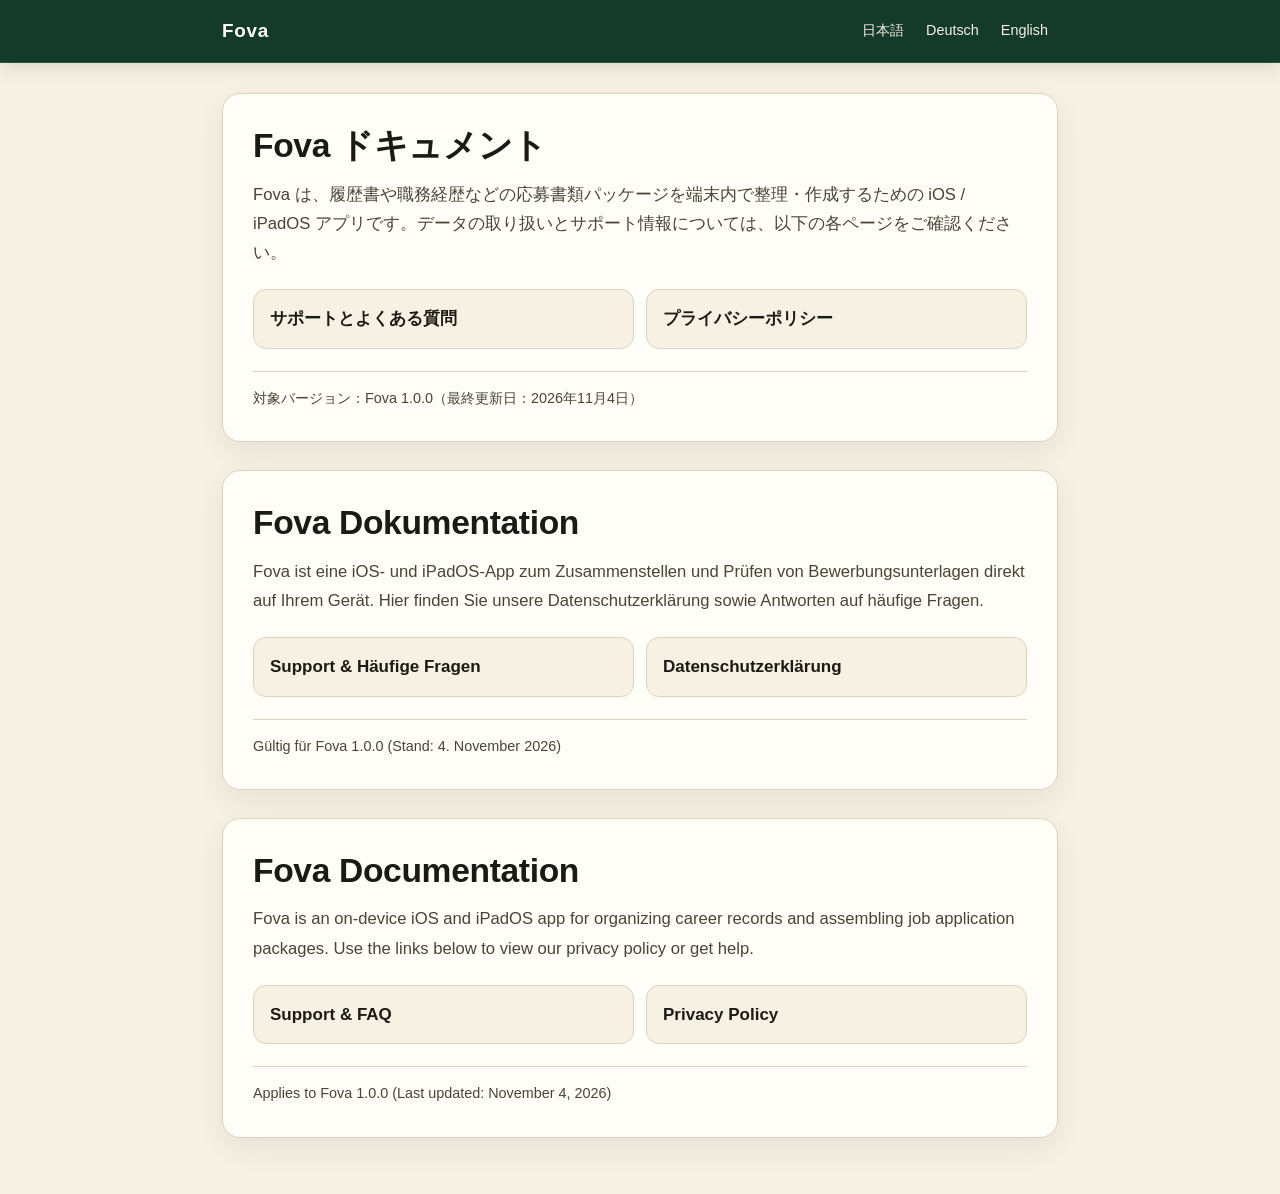
<file: index.html>
<!doctype html>
<html lang="en">
<head>
<meta charset="utf-8">
<meta name="viewport" content="width=device-width, initial-scale=1">
<title>Fova Support &amp; Privacy Policy</title>
<meta name="description" content="Support information and privacy policy for Fova (version 1.0.0), the on-device job application dossier app.">
<meta name="color-scheme" content="light dark">
<link rel="stylesheet" href="assets/style.css">
<link rel="canonical" href="https://louisen0o0.github.io/fova-support/">
</head>
<body>
<header class="site-head">
  <div class="wrap head-inner">
    <a class="brand" href="./">Fova</a>
    <nav class="lang-nav"><a href="#ja" lang="ja" hreflang="ja">日本語</a><a href="#de" lang="de" hreflang="de">Deutsch</a><a href="#en" lang="en" hreflang="en">English</a></nav>
  </div>
</header>
<main class="wrap">
<section class="intro-card" id="ja" lang="ja"><h1>Fova ドキュメント</h1><p class="lead">Fova は、履歴書や職務経歴などの応募書類パッケージを端末内で整理・作成するための iOS / iPadOS アプリです。データの取り扱いとサポート情報については、以下の各ページをご確認ください。</p><div class="link-grid"><a class="link-card" href="support/#ja"><span>サポートとよくある質問</span></a><a class="link-card" href="privacy/#ja"><span>プライバシーポリシー</span></a></div><p class="note">対象バージョン：Fova 1.0.0（最終更新日：2026年11月4日）</p></section><section class="intro-card" id="de" lang="de"><h1>Fova Dokumentation</h1><p class="lead">Fova ist eine iOS- und iPadOS-App zum Zusammenstellen und Prüfen von Bewerbungsunterlagen direkt auf Ihrem Gerät. Hier finden Sie unsere Datenschutzerklärung sowie Antworten auf häufige Fragen.</p><div class="link-grid"><a class="link-card" href="support/#de"><span>Support &amp; Häufige Fragen</span></a><a class="link-card" href="privacy/#de"><span>Datenschutzerklärung</span></a></div><p class="note">Gültig für Fova 1.0.0 (Stand: 4. November 2026)</p></section><section class="intro-card" id="en" lang="en"><h1>Fova Documentation</h1><p class="lead">Fova is an on-device iOS and iPadOS app for organizing career records and assembling job application packages. Use the links below to view our privacy policy or get help.</p><div class="link-grid"><a class="link-card" href="support/#en"><span>Support &amp; FAQ</span></a><a class="link-card" href="privacy/#en"><span>Privacy Policy</span></a></div><p class="note">Applies to Fova 1.0.0 (Last updated: November 4, 2026)</p></section></main>
</body>
</html>
</file>
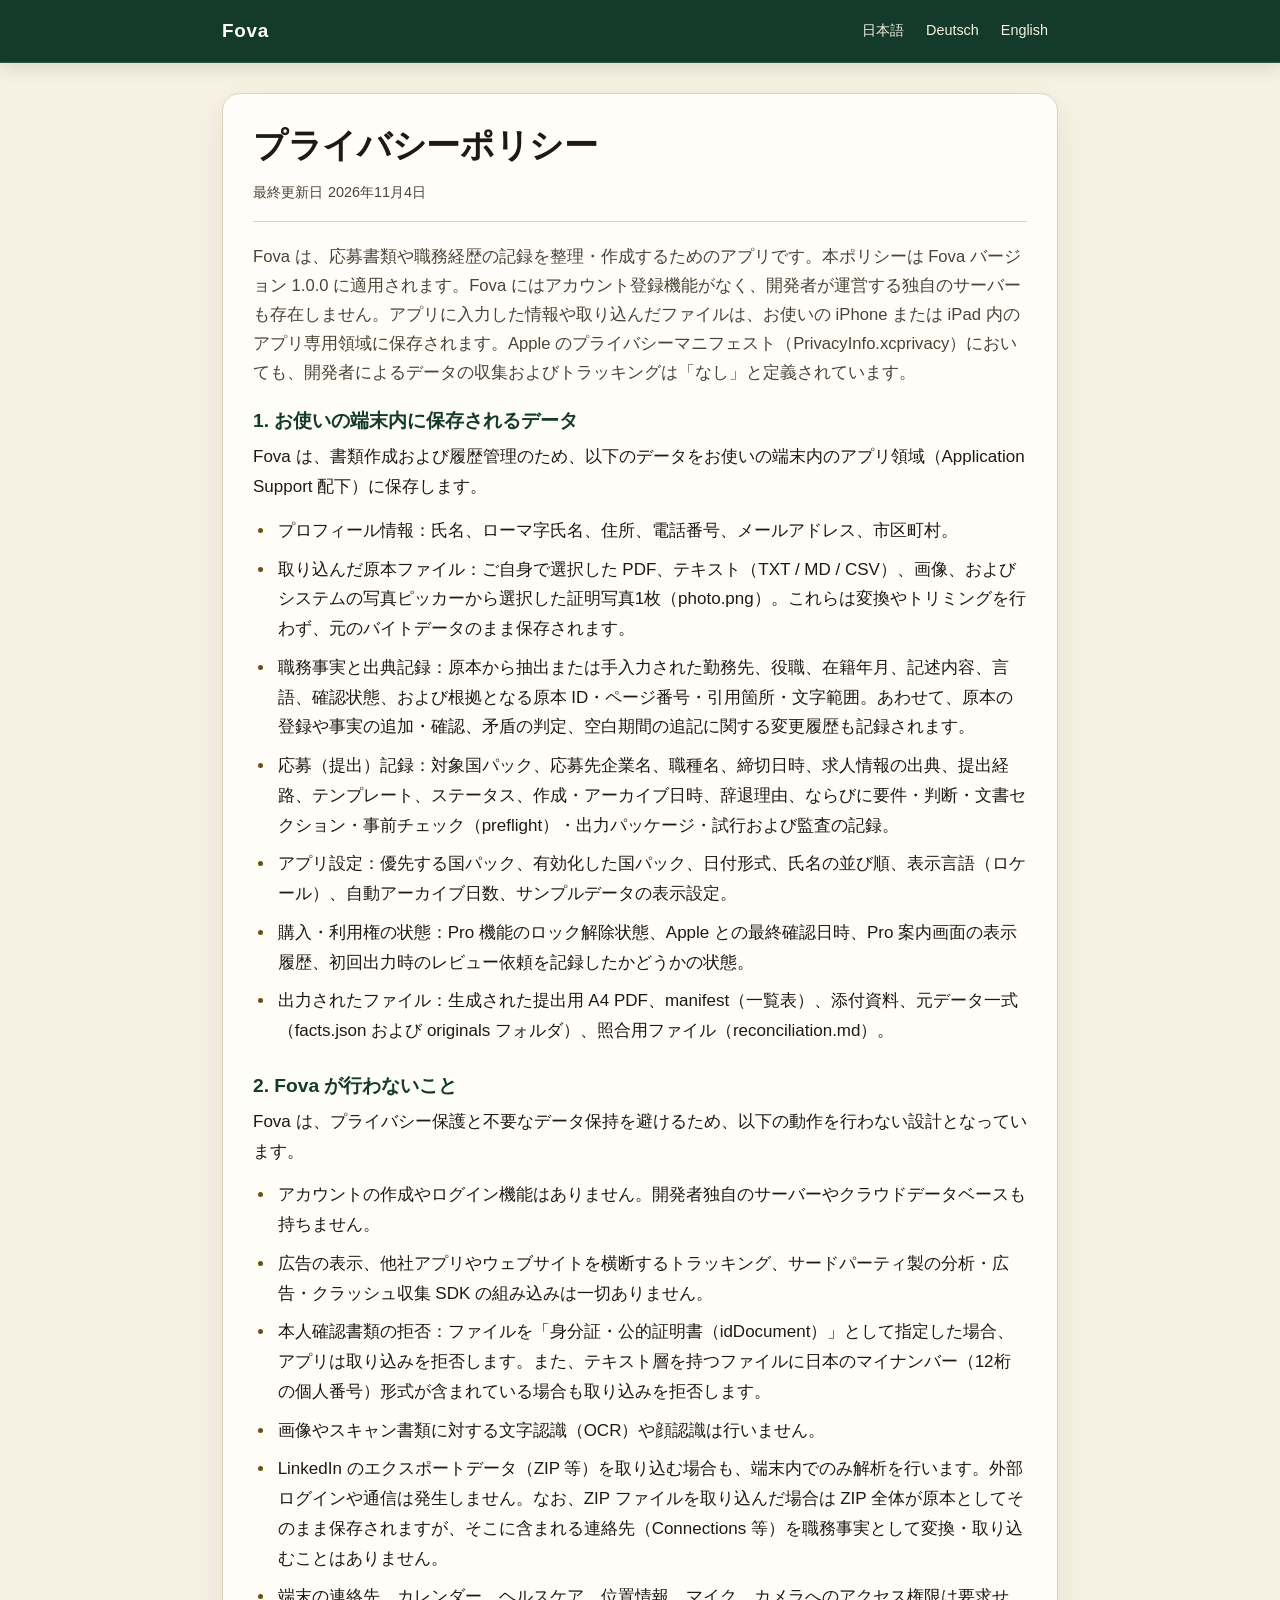
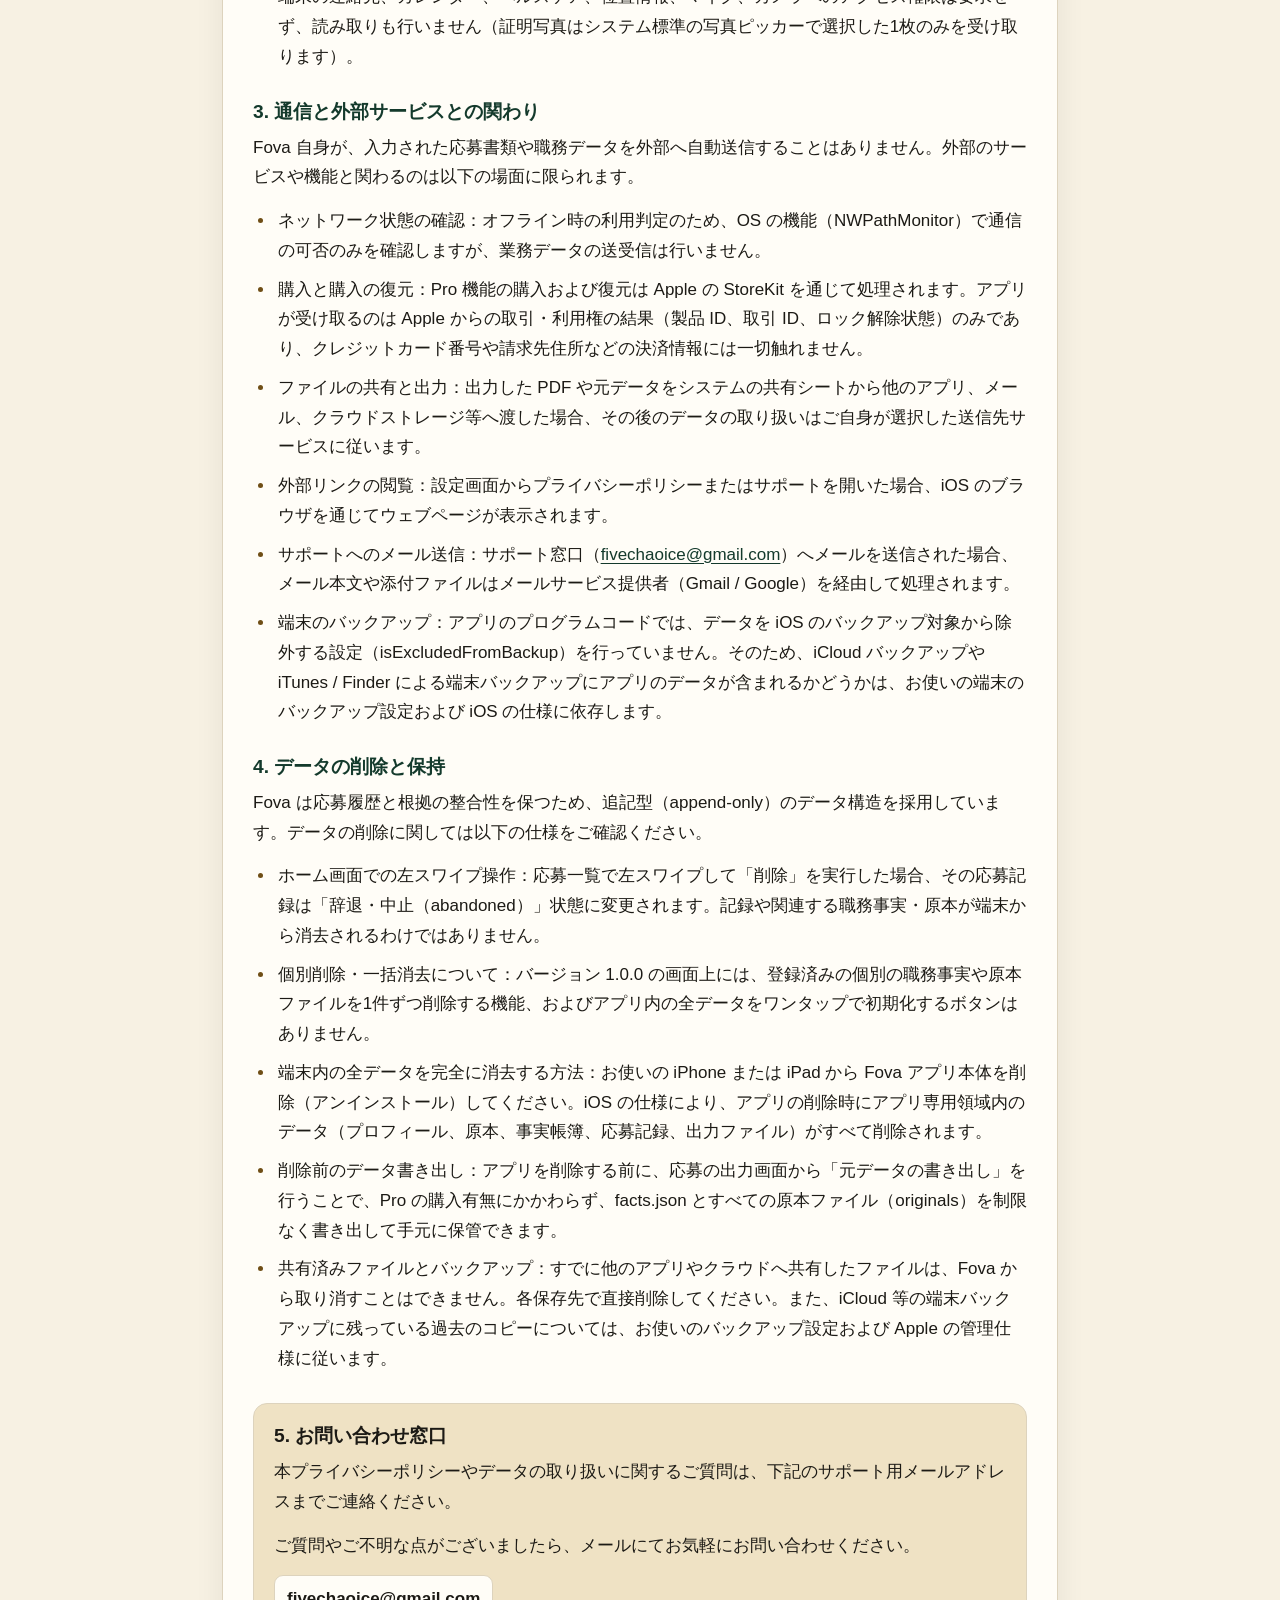
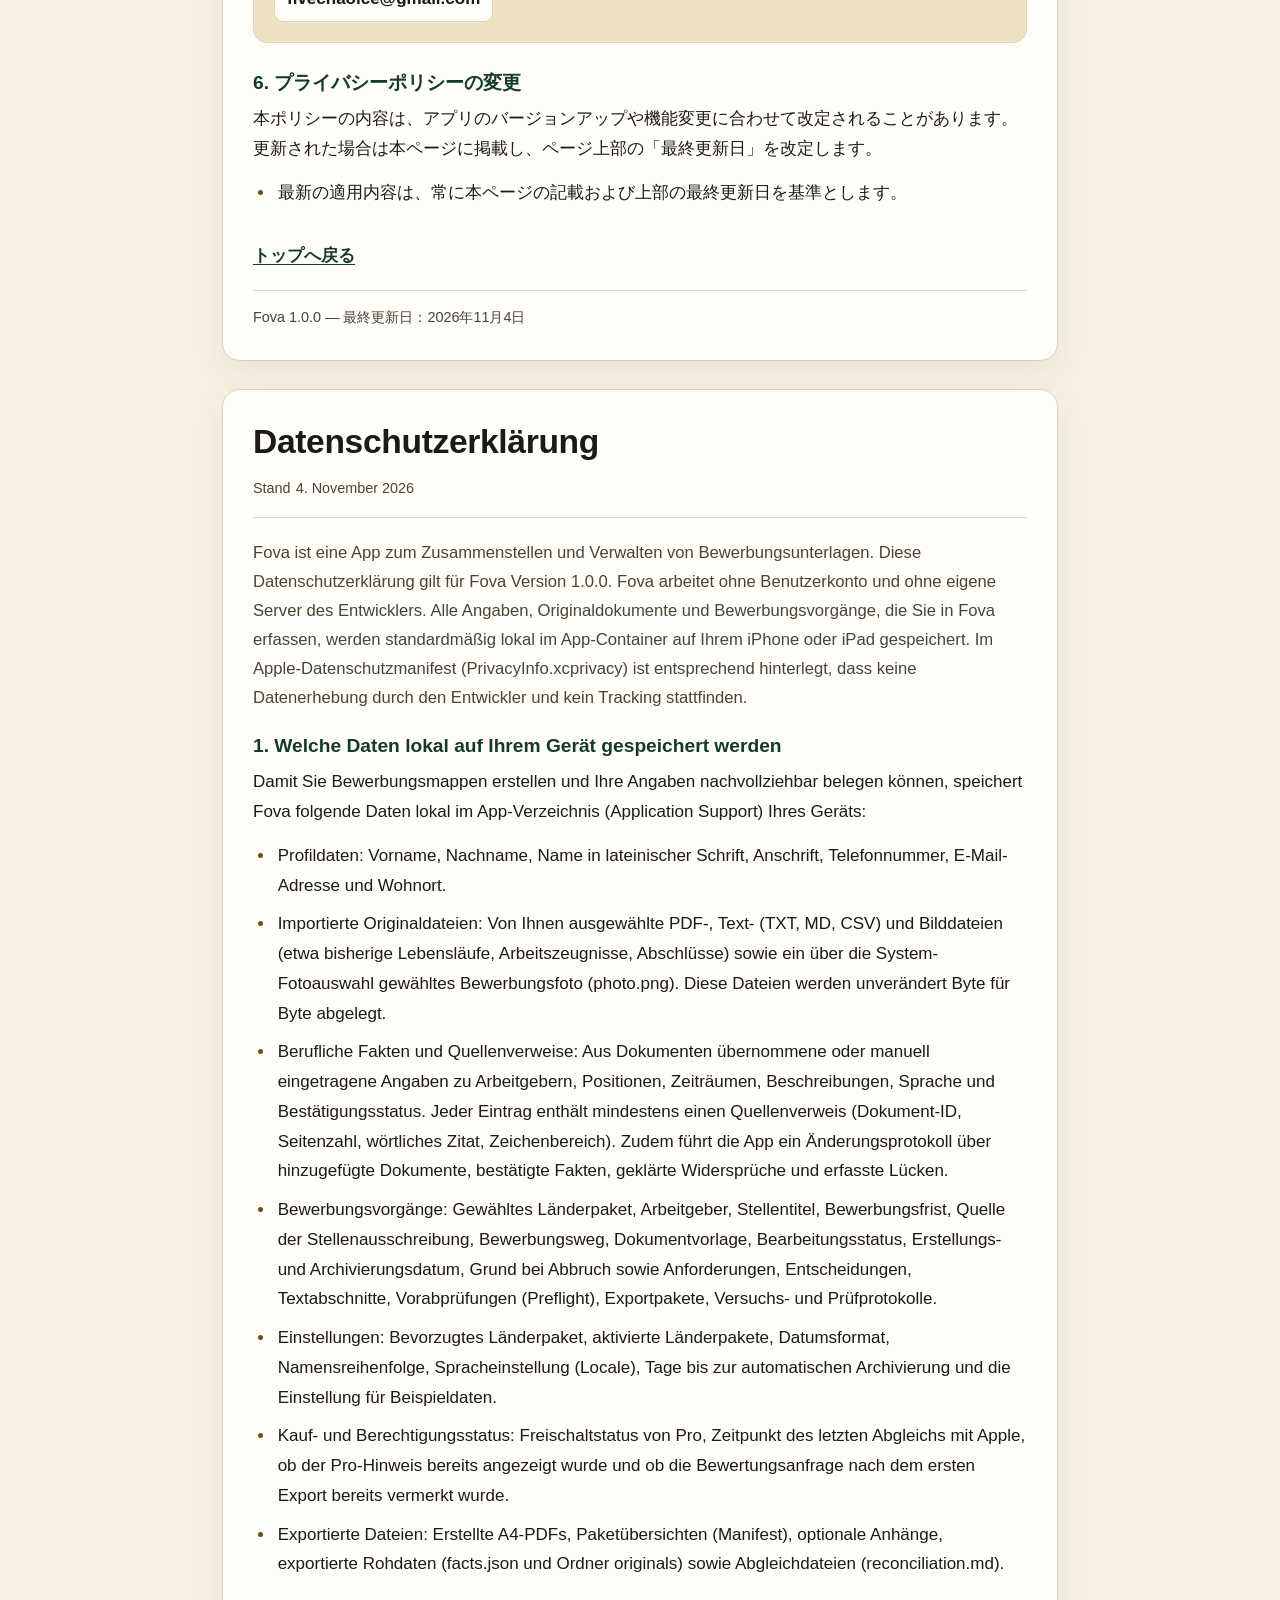
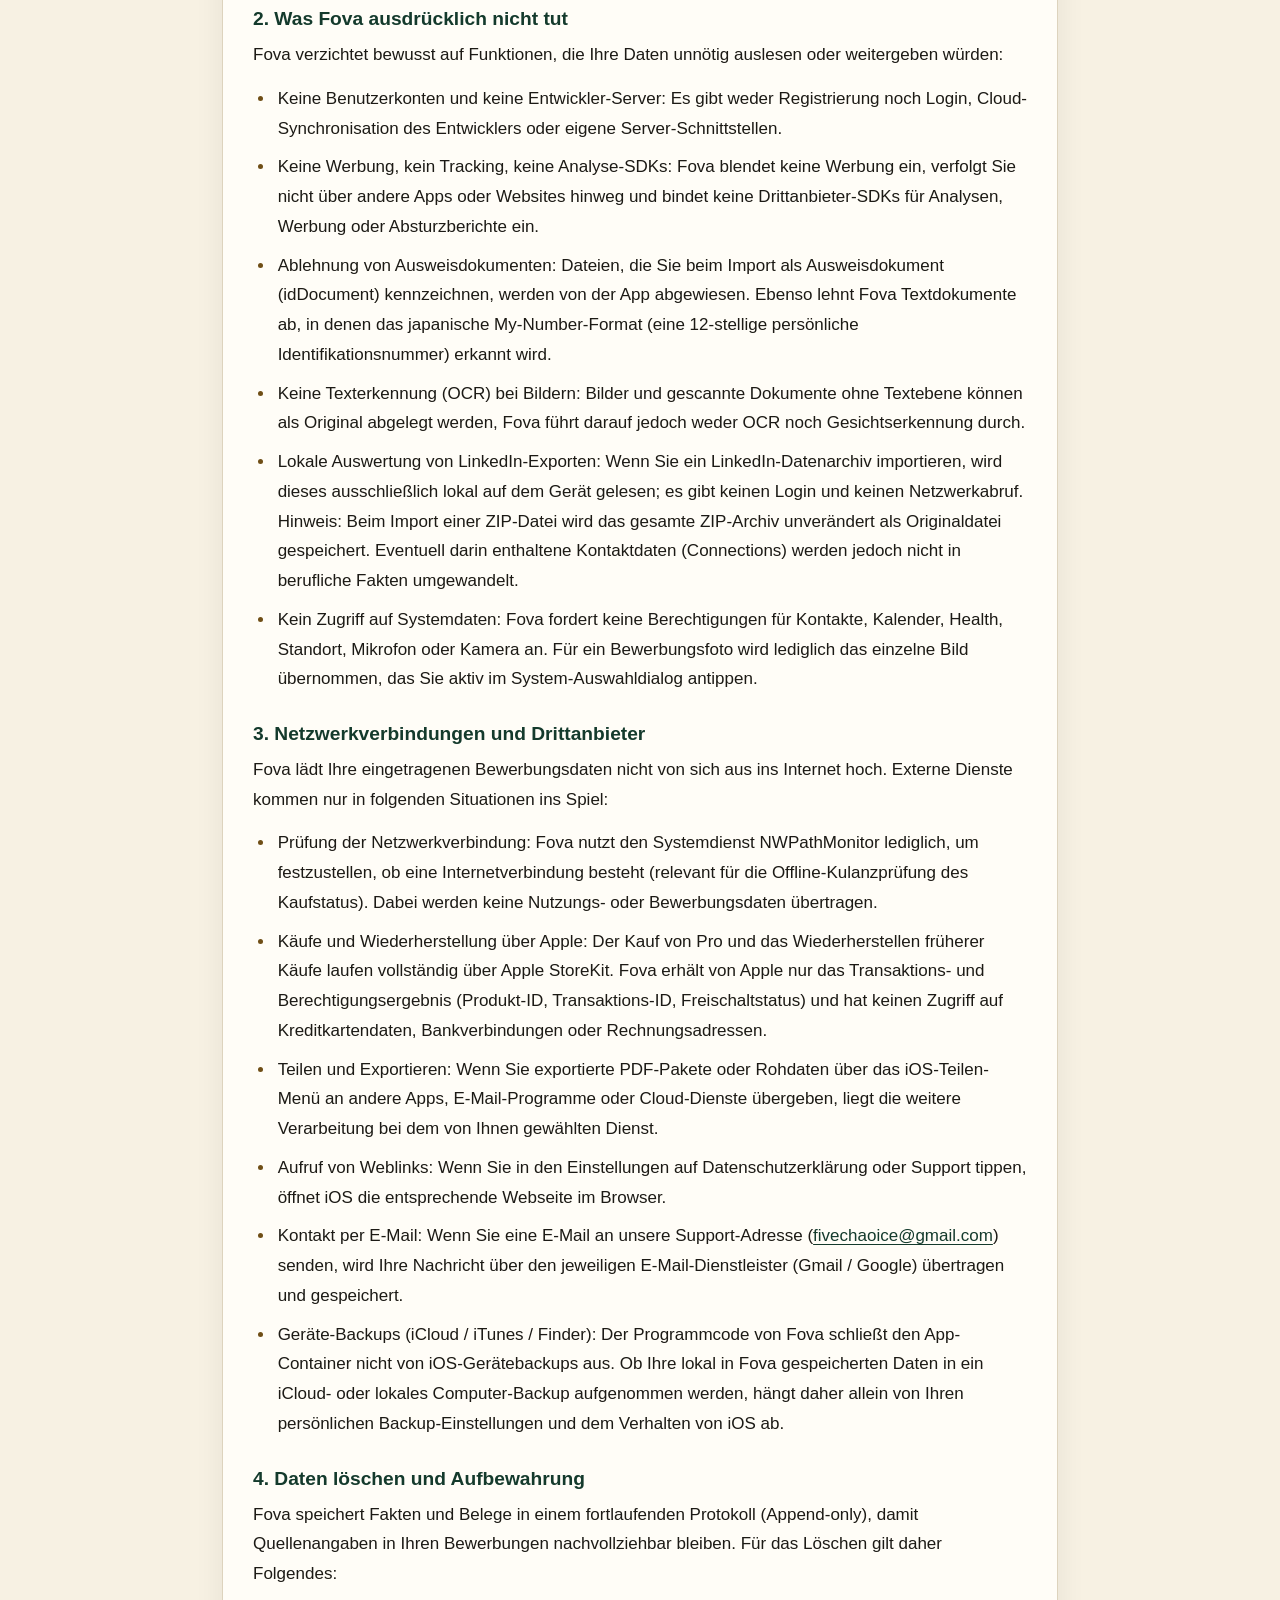
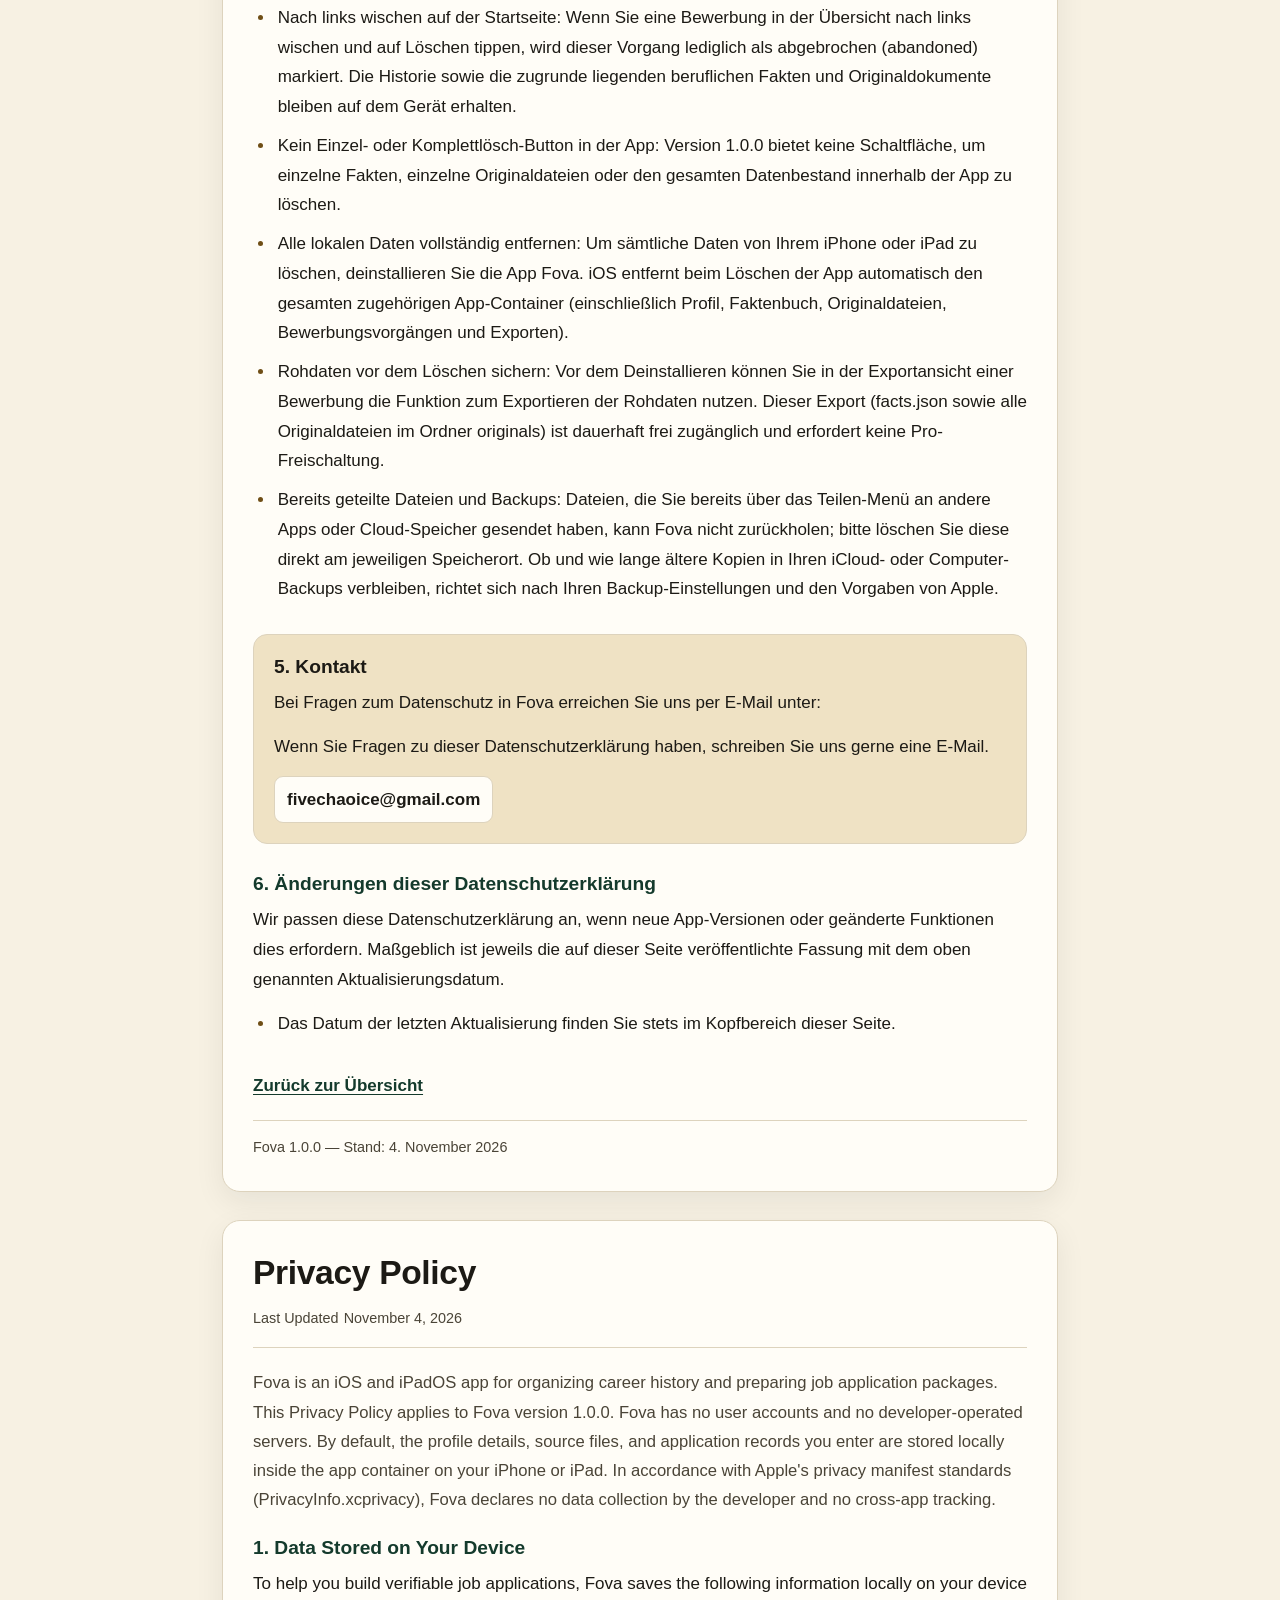
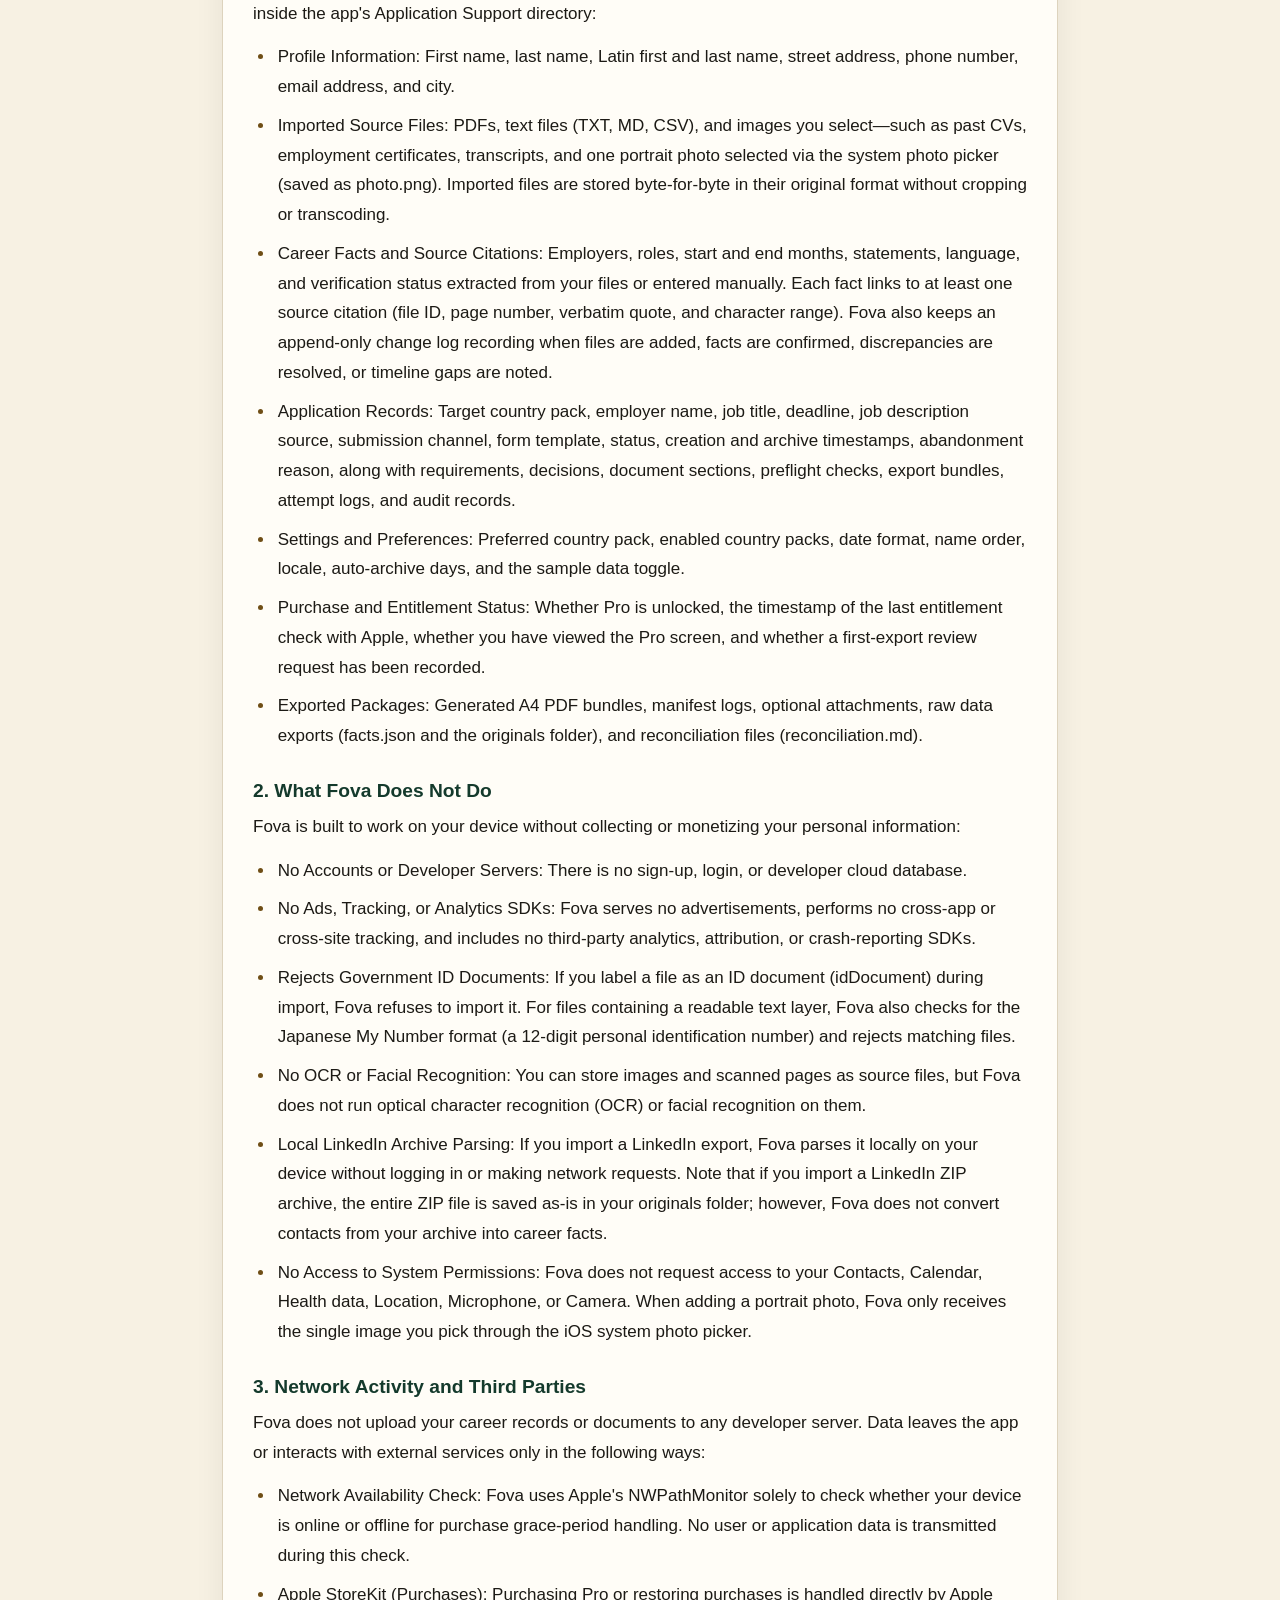
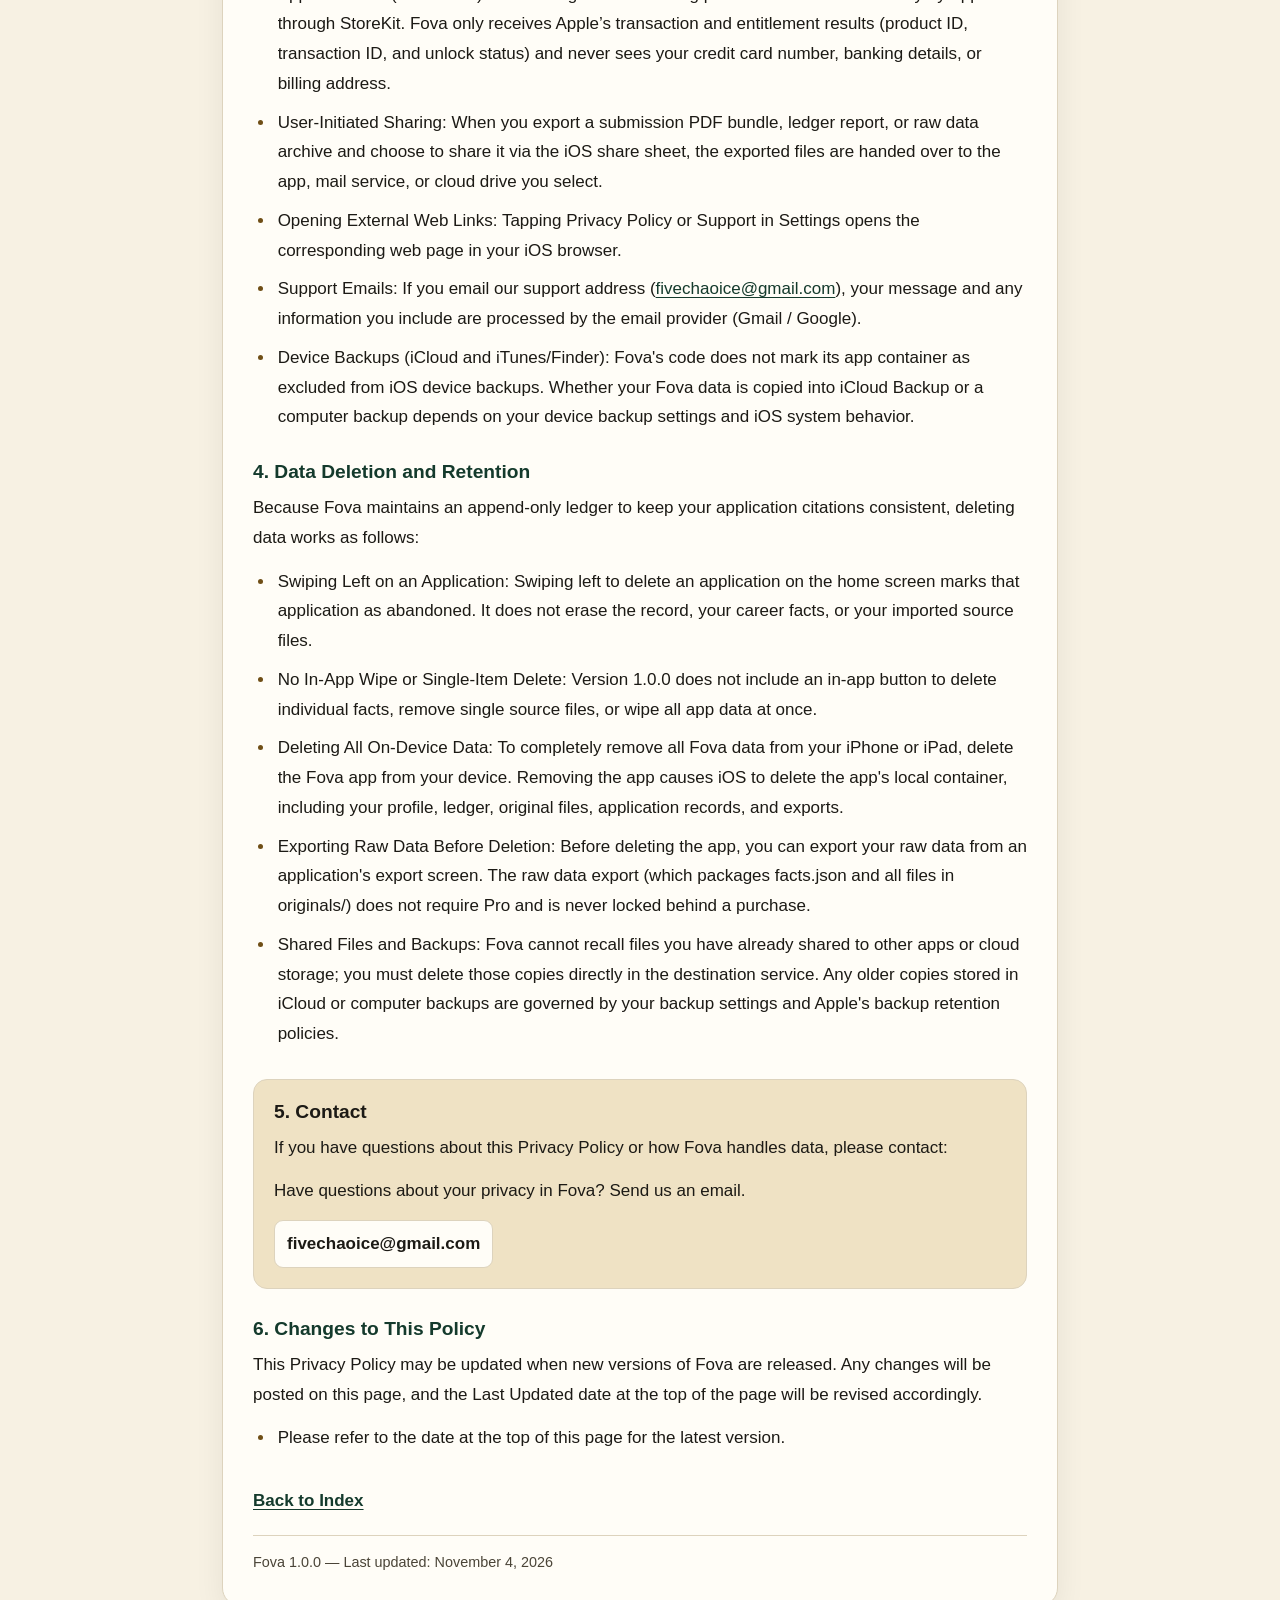
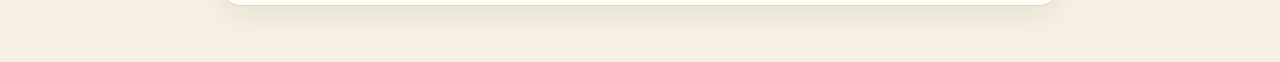
<file: privacy/index.html>
<!doctype html>
<html lang="en">
<head>
<meta charset="utf-8">
<meta name="viewport" content="width=device-width, initial-scale=1">
<title>Fova Privacy Policy</title>
<meta name="description" content="How Fova (version 1.0.0) stores your application records on your device, handles purchases, and manages data deletion.">
<meta name="color-scheme" content="light dark">
<link rel="stylesheet" href="../assets/style.css">
<link rel="canonical" href="https://louisen0o0.github.io/fova-support/privacy/">
</head>
<body>
<header class="site-head">
  <div class="wrap head-inner">
    <a class="brand" href="../">Fova</a>
    <nav class="lang-nav"><a href="#ja" lang="ja" hreflang="ja">日本語</a><a href="#de" lang="de" hreflang="de">Deutsch</a><a href="#en" lang="en" hreflang="en">English</a></nav>
  </div>
</header>
<main class="wrap">
<article class="doc policy" id="ja" lang="ja"><header class="doc-head"><h1>プライバシーポリシー</h1><p class="updated"><span>最終更新日</span> <time datetime="2026-11-04">2026年11月4日</time></p></header><p class="lead">Fova は、応募書類や職務経歴の記録を整理・作成するためのアプリです。本ポリシーは Fova バージョン 1.0.0 に適用されます。Fova にはアカウント登録機能がなく、開発者が運営する独自のサーバーも存在しません。アプリに入力した情報や取り込んだファイルは、お使いの iPhone または iPad 内のアプリ専用領域に保存されます。Apple のプライバシーマニフェスト（PrivacyInfo.xcprivacy）においても、開発者によるデータの収集およびトラッキングは「なし」と定義されています。</p><section class="block"><h2>1. お使いの端末内に保存されるデータ</h2><p>Fova は、書類作成および履歴管理のため、以下のデータをお使いの端末内のアプリ領域（Application Support 配下）に保存します。</p><ul><li>プロフィール情報：氏名、ローマ字氏名、住所、電話番号、メールアドレス、市区町村。</li><li>取り込んだ原本ファイル：ご自身で選択した PDF、テキスト（TXT / MD / CSV）、画像、およびシステムの写真ピッカーから選択した証明写真1枚（photo.png）。これらは変換やトリミングを行わず、元のバイトデータのまま保存されます。</li><li>職務事実と出典記録：原本から抽出または手入力された勤務先、役職、在籍年月、記述内容、言語、確認状態、および根拠となる原本 ID・ページ番号・引用箇所・文字範囲。あわせて、原本の登録や事実の追加・確認、矛盾の判定、空白期間の追記に関する変更履歴も記録されます。</li><li>応募（提出）記録：対象国パック、応募先企業名、職種名、締切日時、求人情報の出典、提出経路、テンプレート、ステータス、作成・アーカイブ日時、辞退理由、ならびに要件・判断・文書セクション・事前チェック（preflight）・出力パッケージ・試行および監査の記録。</li><li>アプリ設定：優先する国パック、有効化した国パック、日付形式、氏名の並び順、表示言語（ロケール）、自動アーカイブ日数、サンプルデータの表示設定。</li><li>購入・利用権の状態：Pro 機能のロック解除状態、Apple との最終確認日時、Pro 案内画面の表示履歴、初回出力時のレビュー依頼を記録したかどうかの状態。</li><li>出力されたファイル：生成された提出用 A4 PDF、manifest（一覧表）、添付資料、元データ一式（facts.json および originals フォルダ）、照合用ファイル（reconciliation.md）。</li></ul></section><section class="block"><h2>2. Fova が行わないこと</h2><p>Fova は、プライバシー保護と不要なデータ保持を避けるため、以下の動作を行わない設計となっています。</p><ul><li>アカウントの作成やログイン機能はありません。開発者独自のサーバーやクラウドデータベースも持ちません。</li><li>広告の表示、他社アプリやウェブサイトを横断するトラッキング、サードパーティ製の分析・広告・クラッシュ収集 SDK の組み込みは一切ありません。</li><li>本人確認書類の拒否：ファイルを「身分証・公的証明書（idDocument）」として指定した場合、アプリは取り込みを拒否します。また、テキスト層を持つファイルに日本のマイナンバー（12桁の個人番号）形式が含まれている場合も取り込みを拒否します。</li><li>画像やスキャン書類に対する文字認識（OCR）や顔認識は行いません。</li><li>LinkedIn のエクスポートデータ（ZIP 等）を取り込む場合も、端末内でのみ解析を行います。外部ログインや通信は発生しません。なお、ZIP ファイルを取り込んだ場合は ZIP 全体が原本としてそのまま保存されますが、そこに含まれる連絡先（Connections 等）を職務事実として変換・取り込むことはありません。</li><li>端末の連絡先、カレンダー、ヘルスケア、位置情報、マイク、カメラへのアクセス権限は要求せず、読み取りも行いません（証明写真はシステム標準の写真ピッカーで選択した1枚のみを受け取ります）。</li></ul></section><section class="block"><h2>3. 通信と外部サービスとの関わり</h2><p>Fova 自身が、入力された応募書類や職務データを外部へ自動送信することはありません。外部のサービスや機能と関わるのは以下の場面に限られます。</p><ul><li>ネットワーク状態の確認：オフライン時の利用判定のため、OS の機能（NWPathMonitor）で通信の可否のみを確認しますが、業務データの送受信は行いません。</li><li>購入と購入の復元：Pro 機能の購入および復元は Apple の StoreKit を通じて処理されます。アプリが受け取るのは Apple からの取引・利用権の結果（製品 ID、取引 ID、ロック解除状態）のみであり、クレジットカード番号や請求先住所などの決済情報には一切触れません。</li><li>ファイルの共有と出力：出力した PDF や元データをシステムの共有シートから他のアプリ、メール、クラウドストレージ等へ渡した場合、その後のデータの取り扱いはご自身が選択した送信先サービスに従います。</li><li>外部リンクの閲覧：設定画面からプライバシーポリシーまたはサポートを開いた場合、iOS のブラウザを通じてウェブページが表示されます。</li><li>サポートへのメール送信：サポート窓口（<a href="mailto:fivechaoice@gmail.com">fivechaoice@gmail.com</a>）へメールを送信された場合、メール本文や添付ファイルはメールサービス提供者（Gmail / Google）を経由して処理されます。</li><li>端末のバックアップ：アプリのプログラムコードでは、データを iOS のバックアップ対象から除外する設定（isExcludedFromBackup）を行っていません。そのため、iCloud バックアップや iTunes / Finder による端末バックアップにアプリのデータが含まれるかどうかは、お使いの端末のバックアップ設定および iOS の仕様に依存します。</li></ul></section><section class="block"><h2>4. データの削除と保持</h2><p>Fova は応募履歴と根拠の整合性を保つため、追記型（append-only）のデータ構造を採用しています。データの削除に関しては以下の仕様をご確認ください。</p><ul><li>ホーム画面での左スワイプ操作：応募一覧で左スワイプして「削除」を実行した場合、その応募記録は「辞退・中止（abandoned）」状態に変更されます。記録や関連する職務事実・原本が端末から消去されるわけではありません。</li><li>個別削除・一括消去について：バージョン 1.0.0 の画面上には、登録済みの個別の職務事実や原本ファイルを1件ずつ削除する機能、およびアプリ内の全データをワンタップで初期化するボタンはありません。</li><li>端末内の全データを完全に消去する方法：お使いの iPhone または iPad から Fova アプリ本体を削除（アンインストール）してください。iOS の仕様により、アプリの削除時にアプリ専用領域内のデータ（プロフィール、原本、事実帳簿、応募記録、出力ファイル）がすべて削除されます。</li><li>削除前のデータ書き出し：アプリを削除する前に、応募の出力画面から「元データの書き出し」を行うことで、Pro の購入有無にかかわらず、facts.json とすべての原本ファイル（originals）を制限なく書き出して手元に保管できます。</li><li>共有済みファイルとバックアップ：すでに他のアプリやクラウドへ共有したファイルは、Fova から取り消すことはできません。各保存先で直接削除してください。また、iCloud 等の端末バックアップに残っている過去のコピーについては、お使いのバックアップ設定および Apple の管理仕様に従います。</li></ul></section><section class="contact-card"><h2>5. お問い合わせ窓口</h2><p>本プライバシーポリシーやデータの取り扱いに関するご質問は、下記のサポート用メールアドレスまでご連絡ください。</p><p>ご質問やご不明な点がございましたら、メールにてお気軽にお問い合わせください。</p><a class="email" href="mailto:fivechaoice@gmail.com">fivechaoice@gmail.com</a></section><section class="block"><h2>6. プライバシーポリシーの変更</h2><p>本ポリシーの内容は、アプリのバージョンアップや機能変更に合わせて改定されることがあります。更新された場合は本ページに掲載し、ページ上部の「最終更新日」を改定します。</p><ul><li>最新の適用内容は、常に本ページの記載および上部の最終更新日を基準とします。</li></ul></section><p class="back"><a href="../">トップへ戻る</a></p><footer class="doc-foot">Fova 1.0.0 — 最終更新日：2026年11月4日</footer></article><article class="doc policy" id="de" lang="de"><header class="doc-head"><h1>Datenschutzerklärung</h1><p class="updated"><span>Stand</span> <time datetime="2026-11-04">4. November 2026</time></p></header><p class="lead">Fova ist eine App zum Zusammenstellen und Verwalten von Bewerbungsunterlagen. Diese Datenschutzerklärung gilt für Fova Version 1.0.0. Fova arbeitet ohne Benutzerkonto und ohne eigene Server des Entwicklers. Alle Angaben, Originaldokumente und Bewerbungsvorgänge, die Sie in Fova erfassen, werden standardmäßig lokal im App-Container auf Ihrem iPhone oder iPad gespeichert. Im Apple-Datenschutzmanifest (PrivacyInfo.xcprivacy) ist entsprechend hinterlegt, dass keine Datenerhebung durch den Entwickler und kein Tracking stattfinden.</p><section class="block"><h2>1. Welche Daten lokal auf Ihrem Gerät gespeichert werden</h2><p>Damit Sie Bewerbungsmappen erstellen und Ihre Angaben nachvollziehbar belegen können, speichert Fova folgende Daten lokal im App-Verzeichnis (Application Support) Ihres Geräts:</p><ul><li>Profildaten: Vorname, Nachname, Name in lateinischer Schrift, Anschrift, Telefonnummer, E-Mail-Adresse und Wohnort.</li><li>Importierte Originaldateien: Von Ihnen ausgewählte PDF-, Text- (TXT, MD, CSV) und Bilddateien (etwa bisherige Lebensläufe, Arbeitszeugnisse, Abschlüsse) sowie ein über die System-Fotoauswahl gewähltes Bewerbungsfoto (photo.png). Diese Dateien werden unverändert Byte für Byte abgelegt.</li><li>Berufliche Fakten und Quellenverweise: Aus Dokumenten übernommene oder manuell eingetragene Angaben zu Arbeitgebern, Positionen, Zeiträumen, Beschreibungen, Sprache und Bestätigungsstatus. Jeder Eintrag enthält mindestens einen Quellenverweis (Dokument-ID, Seitenzahl, wörtliches Zitat, Zeichenbereich). Zudem führt die App ein Änderungsprotokoll über hinzugefügte Dokumente, bestätigte Fakten, geklärte Widersprüche und erfasste Lücken.</li><li>Bewerbungsvorgänge: Gewähltes Länderpaket, Arbeitgeber, Stellentitel, Bewerbungsfrist, Quelle der Stellenausschreibung, Bewerbungsweg, Dokumentvorlage, Bearbeitungsstatus, Erstellungs- und Archivierungsdatum, Grund bei Abbruch sowie Anforderungen, Entscheidungen, Textabschnitte, Vorabprüfungen (Preflight), Exportpakete, Versuchs- und Prüfprotokolle.</li><li>Einstellungen: Bevorzugtes Länderpaket, aktivierte Länderpakete, Datumsformat, Namensreihenfolge, Spracheinstellung (Locale), Tage bis zur automatischen Archivierung und die Einstellung für Beispieldaten.</li><li>Kauf- und Berechtigungsstatus: Freischaltstatus von Pro, Zeitpunkt des letzten Abgleichs mit Apple, ob der Pro-Hinweis bereits angezeigt wurde und ob die Bewertungsanfrage nach dem ersten Export bereits vermerkt wurde.</li><li>Exportierte Dateien: Erstellte A4-PDFs, Paketübersichten (Manifest), optionale Anhänge, exportierte Rohdaten (facts.json und Ordner originals) sowie Abgleichdateien (reconciliation.md).</li></ul></section><section class="block"><h2>2. Was Fova ausdrücklich nicht tut</h2><p>Fova verzichtet bewusst auf Funktionen, die Ihre Daten unnötig auslesen oder weitergeben würden:</p><ul><li>Keine Benutzerkonten und keine Entwickler-Server: Es gibt weder Registrierung noch Login, Cloud-Synchronisation des Entwicklers oder eigene Server-Schnittstellen.</li><li>Keine Werbung, kein Tracking, keine Analyse-SDKs: Fova blendet keine Werbung ein, verfolgt Sie nicht über andere Apps oder Websites hinweg und bindet keine Drittanbieter-SDKs für Analysen, Werbung oder Absturzberichte ein.</li><li>Ablehnung von Ausweisdokumenten: Dateien, die Sie beim Import als Ausweisdokument (idDocument) kennzeichnen, werden von der App abgewiesen. Ebenso lehnt Fova Textdokumente ab, in denen das japanische My-Number-Format (eine 12-stellige persönliche Identifikationsnummer) erkannt wird.</li><li>Keine Texterkennung (OCR) bei Bildern: Bilder und gescannte Dokumente ohne Textebene können als Original abgelegt werden, Fova führt darauf jedoch weder OCR noch Gesichtserkennung durch.</li><li>Lokale Auswertung von LinkedIn-Exporten: Wenn Sie ein LinkedIn-Datenarchiv importieren, wird dieses ausschließlich lokal auf dem Gerät gelesen; es gibt keinen Login und keinen Netzwerkabruf. Hinweis: Beim Import einer ZIP-Datei wird das gesamte ZIP-Archiv unverändert als Originaldatei gespeichert. Eventuell darin enthaltene Kontaktdaten (Connections) werden jedoch nicht in berufliche Fakten umgewandelt.</li><li>Kein Zugriff auf Systemdaten: Fova fordert keine Berechtigungen für Kontakte, Kalender, Health, Standort, Mikrofon oder Kamera an. Für ein Bewerbungsfoto wird lediglich das einzelne Bild übernommen, das Sie aktiv im System-Auswahldialog antippen.</li></ul></section><section class="block"><h2>3. Netzwerkverbindungen und Drittanbieter</h2><p>Fova lädt Ihre eingetragenen Bewerbungsdaten nicht von sich aus ins Internet hoch. Externe Dienste kommen nur in folgenden Situationen ins Spiel:</p><ul><li>Prüfung der Netzwerkverbindung: Fova nutzt den Systemdienst NWPathMonitor lediglich, um festzustellen, ob eine Internetverbindung besteht (relevant für die Offline-Kulanzprüfung des Kaufstatus). Dabei werden keine Nutzungs- oder Bewerbungsdaten übertragen.</li><li>Käufe und Wiederherstellung über Apple: Der Kauf von Pro und das Wiederherstellen früherer Käufe laufen vollständig über Apple StoreKit. Fova erhält von Apple nur das Transaktions- und Berechtigungsergebnis (Produkt-ID, Transaktions-ID, Freischaltstatus) und hat keinen Zugriff auf Kreditkartendaten, Bankverbindungen oder Rechnungsadressen.</li><li>Teilen und Exportieren: Wenn Sie exportierte PDF-Pakete oder Rohdaten über das iOS-Teilen-Menü an andere Apps, E-Mail-Programme oder Cloud-Dienste übergeben, liegt die weitere Verarbeitung bei dem von Ihnen gewählten Dienst.</li><li>Aufruf von Weblinks: Wenn Sie in den Einstellungen auf Datenschutzerklärung oder Support tippen, öffnet iOS die entsprechende Webseite im Browser.</li><li>Kontakt per E-Mail: Wenn Sie eine E-Mail an unsere Support-Adresse (<a href="mailto:fivechaoice@gmail.com">fivechaoice@gmail.com</a>) senden, wird Ihre Nachricht über den jeweiligen E-Mail-Dienstleister (Gmail / Google) übertragen und gespeichert.</li><li>Geräte-Backups (iCloud / iTunes / Finder): Der Programmcode von Fova schließt den App-Container nicht von iOS-Gerätebackups aus. Ob Ihre lokal in Fova gespeicherten Daten in ein iCloud- oder lokales Computer-Backup aufgenommen werden, hängt daher allein von Ihren persönlichen Backup-Einstellungen und dem Verhalten von iOS ab.</li></ul></section><section class="block"><h2>4. Daten löschen und Aufbewahrung</h2><p>Fova speichert Fakten und Belege in einem fortlaufenden Protokoll (Append-only), damit Quellenangaben in Ihren Bewerbungen nachvollziehbar bleiben. Für das Löschen gilt daher Folgendes:</p><ul><li>Nach links wischen auf der Startseite: Wenn Sie eine Bewerbung in der Übersicht nach links wischen und auf Löschen tippen, wird dieser Vorgang lediglich als abgebrochen (abandoned) markiert. Die Historie sowie die zugrunde liegenden beruflichen Fakten und Originaldokumente bleiben auf dem Gerät erhalten.</li><li>Kein Einzel- oder Komplettlösch-Button in der App: Version 1.0.0 bietet keine Schaltfläche, um einzelne Fakten, einzelne Originaldateien oder den gesamten Datenbestand innerhalb der App zu löschen.</li><li>Alle lokalen Daten vollständig entfernen: Um sämtliche Daten von Ihrem iPhone oder iPad zu löschen, deinstallieren Sie die App Fova. iOS entfernt beim Löschen der App automatisch den gesamten zugehörigen App-Container (einschließlich Profil, Faktenbuch, Originaldateien, Bewerbungsvorgängen und Exporten).</li><li>Rohdaten vor dem Löschen sichern: Vor dem Deinstallieren können Sie in der Exportansicht einer Bewerbung die Funktion zum Exportieren der Rohdaten nutzen. Dieser Export (facts.json sowie alle Originaldateien im Ordner originals) ist dauerhaft frei zugänglich und erfordert keine Pro-Freischaltung.</li><li>Bereits geteilte Dateien und Backups: Dateien, die Sie bereits über das Teilen-Menü an andere Apps oder Cloud-Speicher gesendet haben, kann Fova nicht zurückholen; bitte löschen Sie diese direkt am jeweiligen Speicherort. Ob und wie lange ältere Kopien in Ihren iCloud- oder Computer-Backups verbleiben, richtet sich nach Ihren Backup-Einstellungen und den Vorgaben von Apple.</li></ul></section><section class="contact-card"><h2>5. Kontakt</h2><p>Bei Fragen zum Datenschutz in Fova erreichen Sie uns per E-Mail unter:</p><p>Wenn Sie Fragen zu dieser Datenschutzerklärung haben, schreiben Sie uns gerne eine E-Mail.</p><a class="email" href="mailto:fivechaoice@gmail.com">fivechaoice@gmail.com</a></section><section class="block"><h2>6. Änderungen dieser Datenschutzerklärung</h2><p>Wir passen diese Datenschutzerklärung an, wenn neue App-Versionen oder geänderte Funktionen dies erfordern. Maßgeblich ist jeweils die auf dieser Seite veröffentlichte Fassung mit dem oben genannten Aktualisierungsdatum.</p><ul><li>Das Datum der letzten Aktualisierung finden Sie stets im Kopfbereich dieser Seite.</li></ul></section><p class="back"><a href="../">Zurück zur Übersicht</a></p><footer class="doc-foot">Fova 1.0.0 — Stand: 4. November 2026</footer></article><article class="doc policy" id="en" lang="en"><header class="doc-head"><h1>Privacy Policy</h1><p class="updated"><span>Last Updated</span> <time datetime="2026-11-04">November 4, 2026</time></p></header><p class="lead">Fova is an iOS and iPadOS app for organizing career history and preparing job application packages. This Privacy Policy applies to Fova version 1.0.0. Fova has no user accounts and no developer-operated servers. By default, the profile details, source files, and application records you enter are stored locally inside the app container on your iPhone or iPad. In accordance with Apple&#x27;s privacy manifest standards (PrivacyInfo.xcprivacy), Fova declares no data collection by the developer and no cross-app tracking.</p><section class="block"><h2>1. Data Stored on Your Device</h2><p>To help you build verifiable job applications, Fova saves the following information locally on your device inside the app&#x27;s Application Support directory:</p><ul><li>Profile Information: First name, last name, Latin first and last name, street address, phone number, email address, and city.</li><li>Imported Source Files: PDFs, text files (TXT, MD, CSV), and images you select—such as past CVs, employment certificates, transcripts, and one portrait photo selected via the system photo picker (saved as photo.png). Imported files are stored byte-for-byte in their original format without cropping or transcoding.</li><li>Career Facts and Source Citations: Employers, roles, start and end months, statements, language, and verification status extracted from your files or entered manually. Each fact links to at least one source citation (file ID, page number, verbatim quote, and character range). Fova also keeps an append-only change log recording when files are added, facts are confirmed, discrepancies are resolved, or timeline gaps are noted.</li><li>Application Records: Target country pack, employer name, job title, deadline, job description source, submission channel, form template, status, creation and archive timestamps, abandonment reason, along with requirements, decisions, document sections, preflight checks, export bundles, attempt logs, and audit records.</li><li>Settings and Preferences: Preferred country pack, enabled country packs, date format, name order, locale, auto-archive days, and the sample data toggle.</li><li>Purchase and Entitlement Status: Whether Pro is unlocked, the timestamp of the last entitlement check with Apple, whether you have viewed the Pro screen, and whether a first-export review request has been recorded.</li><li>Exported Packages: Generated A4 PDF bundles, manifest logs, optional attachments, raw data exports (facts.json and the originals folder), and reconciliation files (reconciliation.md).</li></ul></section><section class="block"><h2>2. What Fova Does Not Do</h2><p>Fova is built to work on your device without collecting or monetizing your personal information:</p><ul><li>No Accounts or Developer Servers: There is no sign-up, login, or developer cloud database.</li><li>No Ads, Tracking, or Analytics SDKs: Fova serves no advertisements, performs no cross-app or cross-site tracking, and includes no third-party analytics, attribution, or crash-reporting SDKs.</li><li>Rejects Government ID Documents: If you label a file as an ID document (idDocument) during import, Fova refuses to import it. For files containing a readable text layer, Fova also checks for the Japanese My Number format (a 12-digit personal identification number) and rejects matching files.</li><li>No OCR or Facial Recognition: You can store images and scanned pages as source files, but Fova does not run optical character recognition (OCR) or facial recognition on them.</li><li>Local LinkedIn Archive Parsing: If you import a LinkedIn export, Fova parses it locally on your device without logging in or making network requests. Note that if you import a LinkedIn ZIP archive, the entire ZIP file is saved as-is in your originals folder; however, Fova does not convert contacts from your archive into career facts.</li><li>No Access to System Permissions: Fova does not request access to your Contacts, Calendar, Health data, Location, Microphone, or Camera. When adding a portrait photo, Fova only receives the single image you pick through the iOS system photo picker.</li></ul></section><section class="block"><h2>3. Network Activity and Third Parties</h2><p>Fova does not upload your career records or documents to any developer server. Data leaves the app or interacts with external services only in the following ways:</p><ul><li>Network Availability Check: Fova uses Apple&#x27;s NWPathMonitor solely to check whether your device is online or offline for purchase grace-period handling. No user or application data is transmitted during this check.</li><li>Apple StoreKit (Purchases): Purchasing Pro or restoring purchases is handled directly by Apple through StoreKit. Fova only receives Apple’s transaction and entitlement results (product ID, transaction ID, and unlock status) and never sees your credit card number, banking details, or billing address.</li><li>User-Initiated Sharing: When you export a submission PDF bundle, ledger report, or raw data archive and choose to share it via the iOS share sheet, the exported files are handed over to the app, mail service, or cloud drive you select.</li><li>Opening External Web Links: Tapping Privacy Policy or Support in Settings opens the corresponding web page in your iOS browser.</li><li>Support Emails: If you email our support address (<a href="mailto:fivechaoice@gmail.com">fivechaoice@gmail.com</a>), your message and any information you include are processed by the email provider (Gmail / Google).</li><li>Device Backups (iCloud and iTunes/Finder): Fova&#x27;s code does not mark its app container as excluded from iOS device backups. Whether your Fova data is copied into iCloud Backup or a computer backup depends on your device backup settings and iOS system behavior.</li></ul></section><section class="block"><h2>4. Data Deletion and Retention</h2><p>Because Fova maintains an append-only ledger to keep your application citations consistent, deleting data works as follows:</p><ul><li>Swiping Left on an Application: Swiping left to delete an application on the home screen marks that application as abandoned. It does not erase the record, your career facts, or your imported source files.</li><li>No In-App Wipe or Single-Item Delete: Version 1.0.0 does not include an in-app button to delete individual facts, remove single source files, or wipe all app data at once.</li><li>Deleting All On-Device Data: To completely remove all Fova data from your iPhone or iPad, delete the Fova app from your device. Removing the app causes iOS to delete the app&#x27;s local container, including your profile, ledger, original files, application records, and exports.</li><li>Exporting Raw Data Before Deletion: Before deleting the app, you can export your raw data from an application&#x27;s export screen. The raw data export (which packages facts.json and all files in originals/) does not require Pro and is never locked behind a purchase.</li><li>Shared Files and Backups: Fova cannot recall files you have already shared to other apps or cloud storage; you must delete those copies directly in the destination service. Any older copies stored in iCloud or computer backups are governed by your backup settings and Apple&#x27;s backup retention policies.</li></ul></section><section class="contact-card"><h2>5. Contact</h2><p>If you have questions about this Privacy Policy or how Fova handles data, please contact:</p><p>Have questions about your privacy in Fova? Send us an email.</p><a class="email" href="mailto:fivechaoice@gmail.com">fivechaoice@gmail.com</a></section><section class="block"><h2>6. Changes to This Policy</h2><p>This Privacy Policy may be updated when new versions of Fova are released. Any changes will be posted on this page, and the Last Updated date at the top of the page will be revised accordingly.</p><ul><li>Please refer to the date at the top of this page for the latest version.</li></ul></section><p class="back"><a href="../">Back to Index</a></p><footer class="doc-foot">Fova 1.0.0 — Last updated: November 4, 2026</footer></article></main>
</body>
</html>
</file>
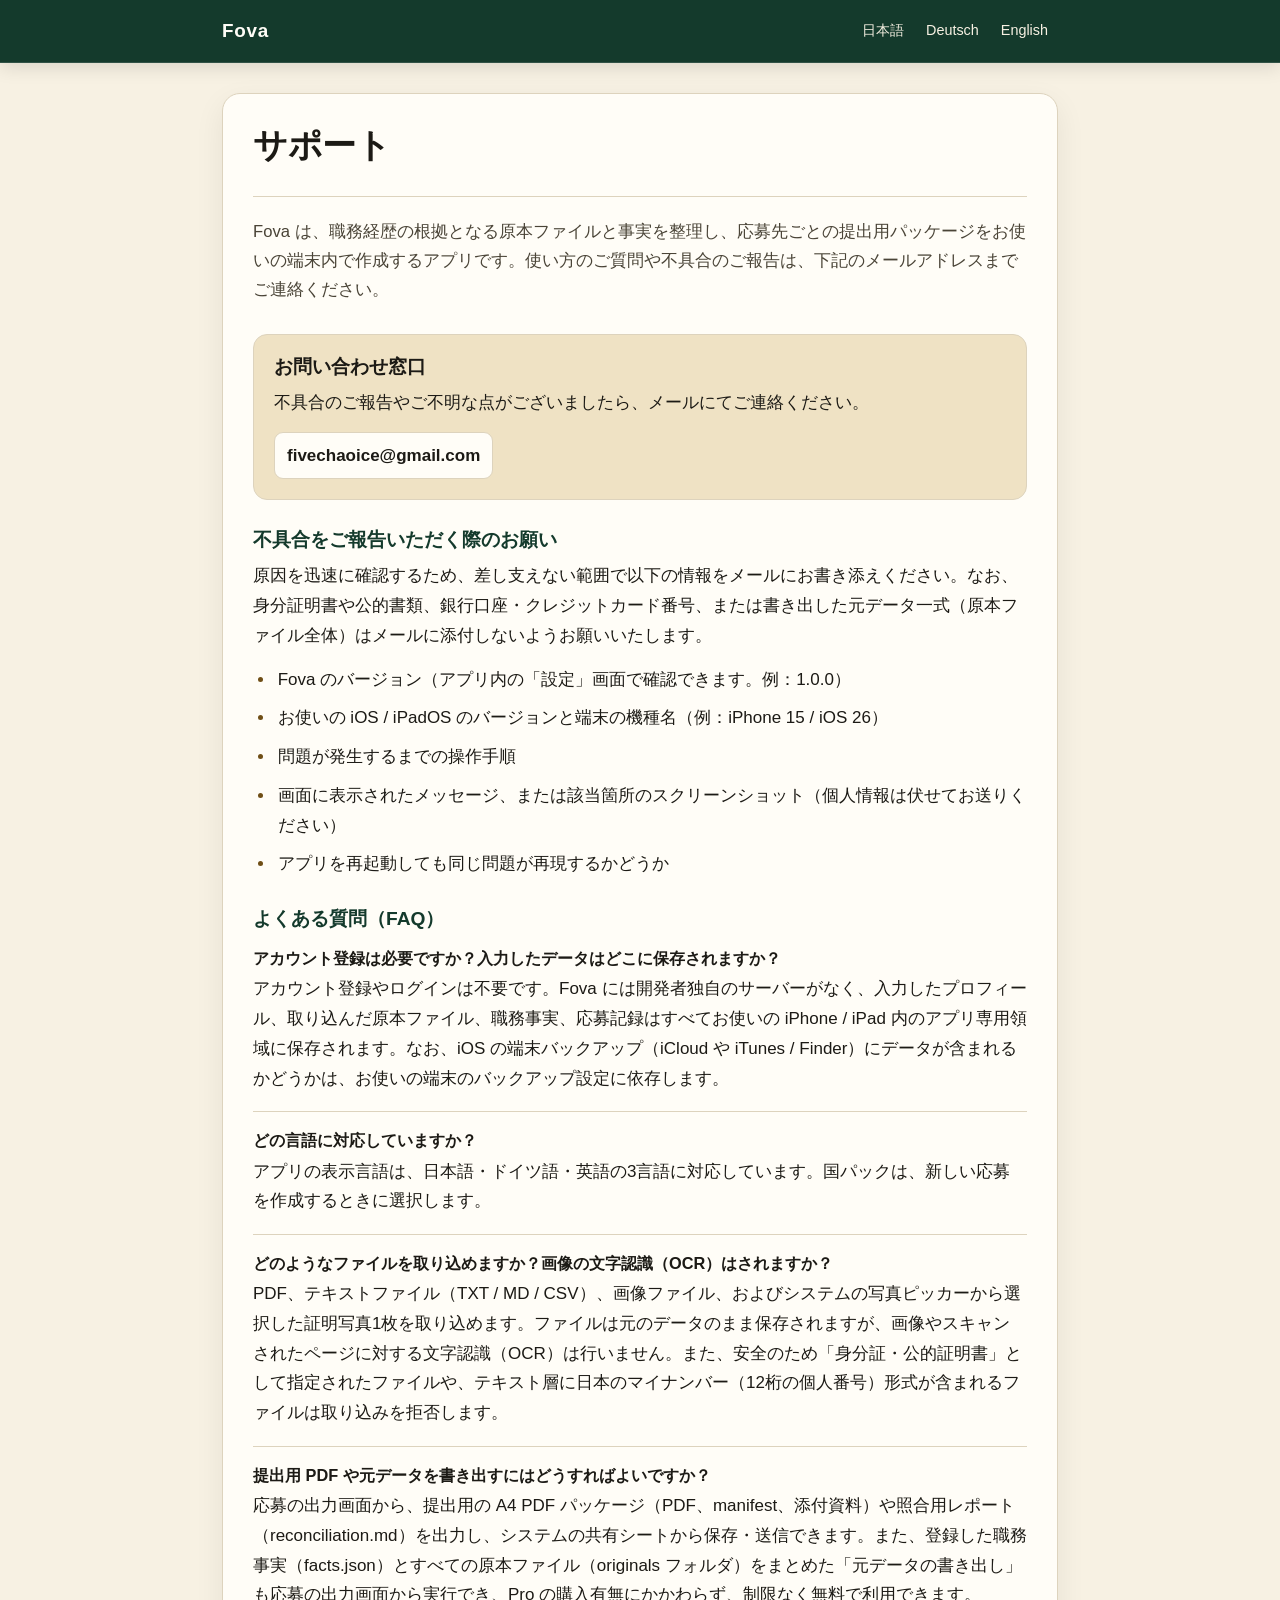
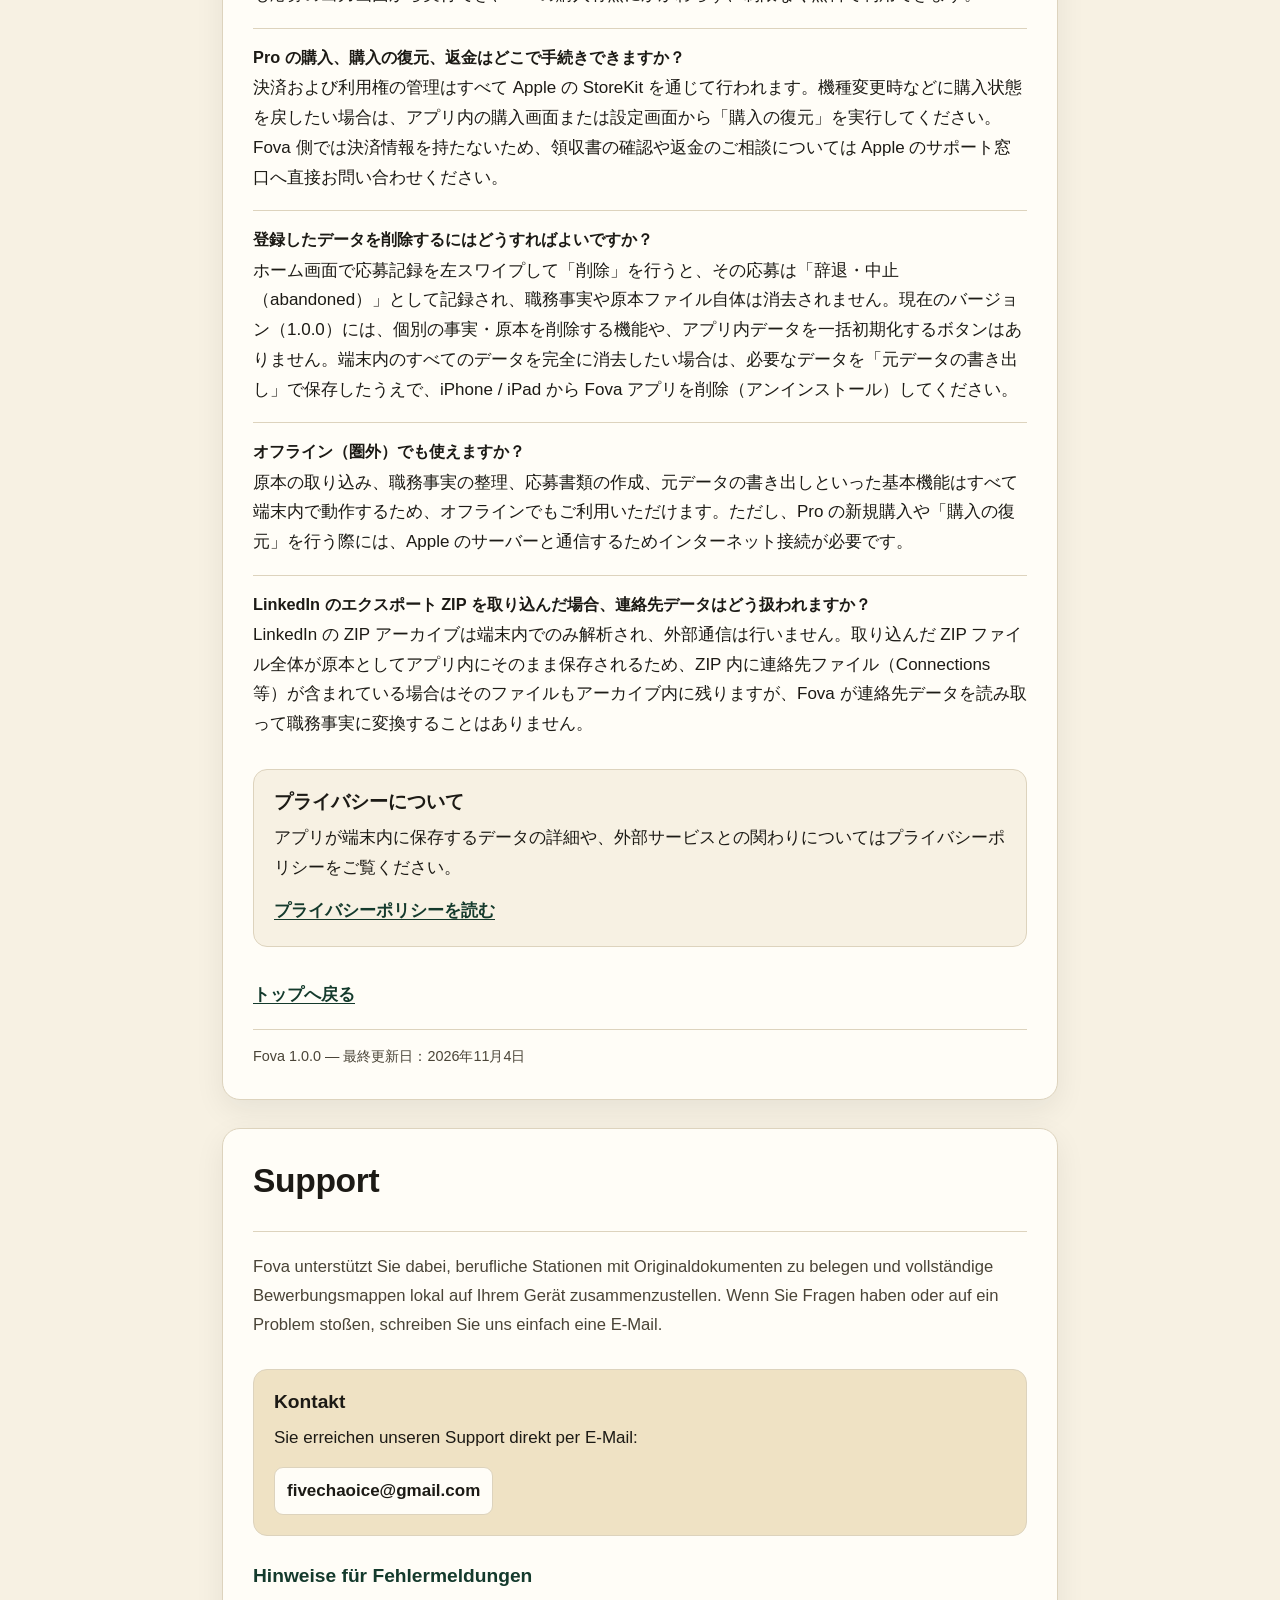
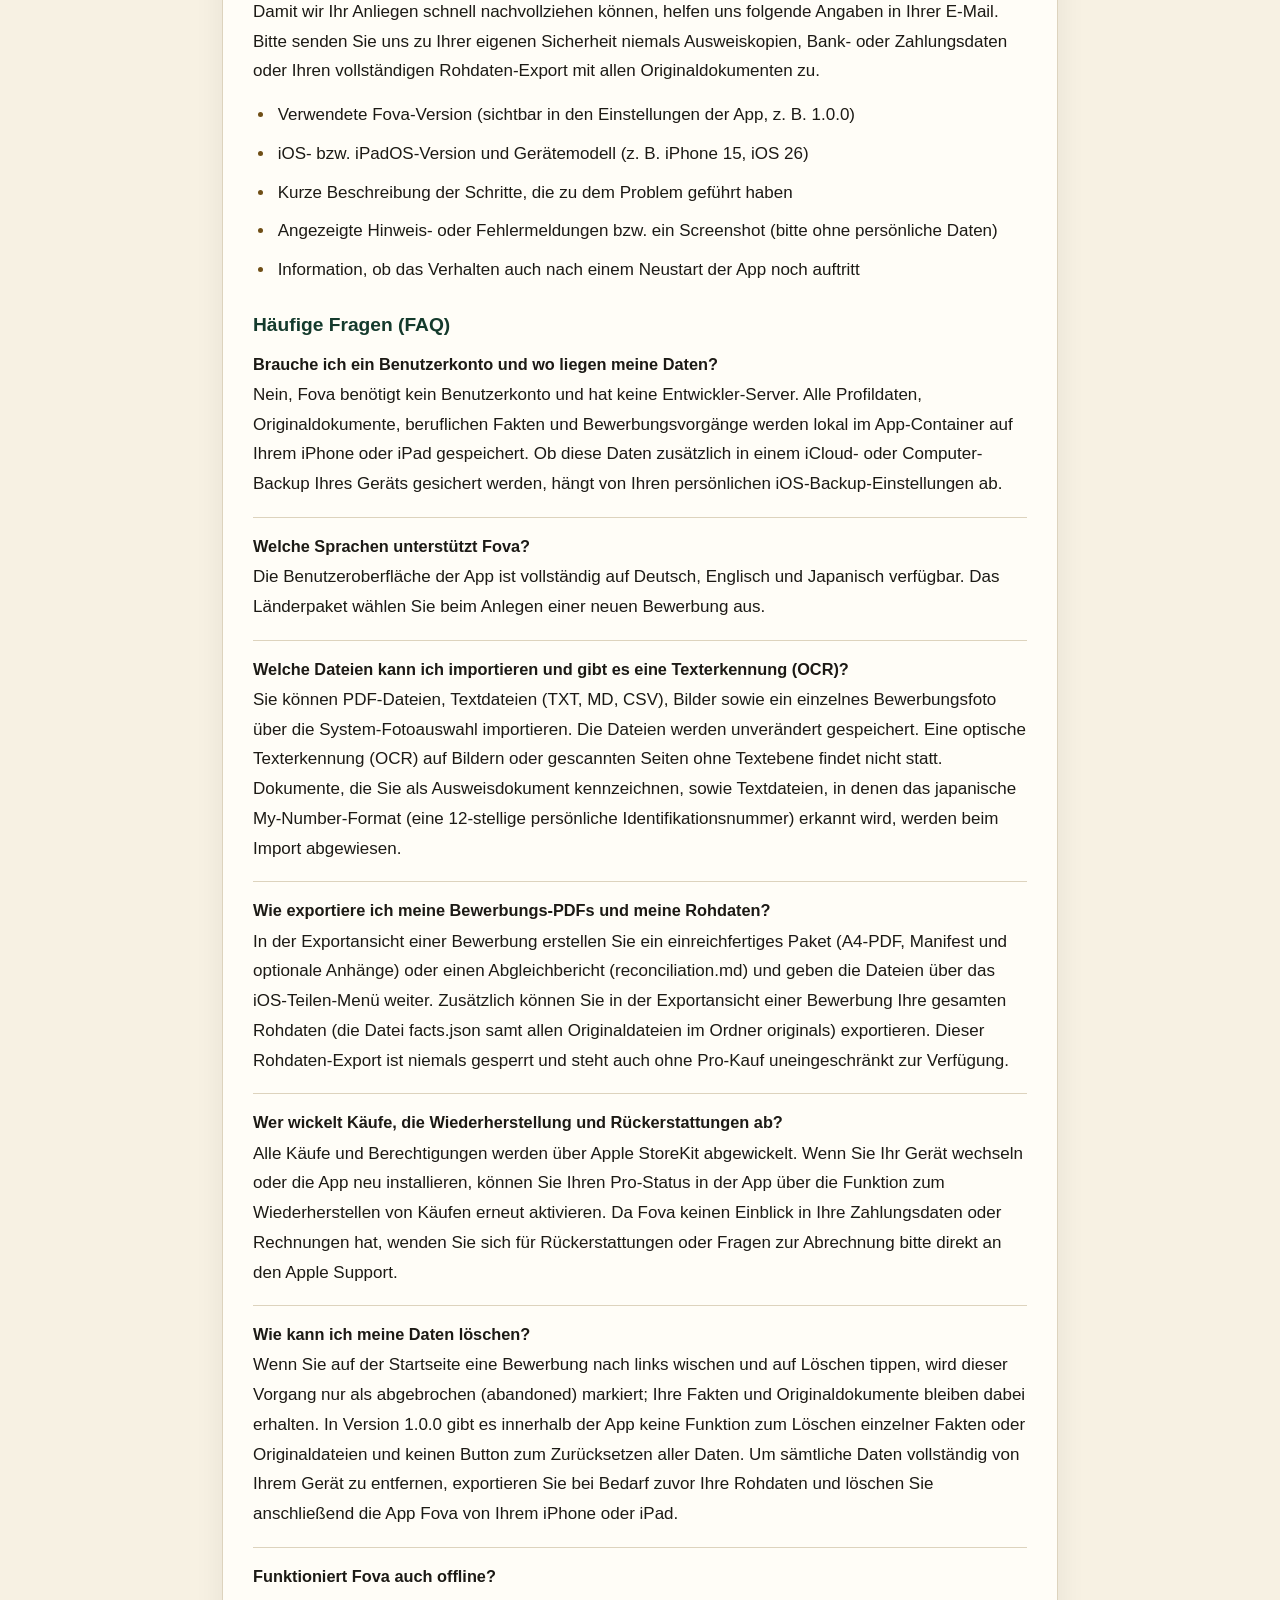
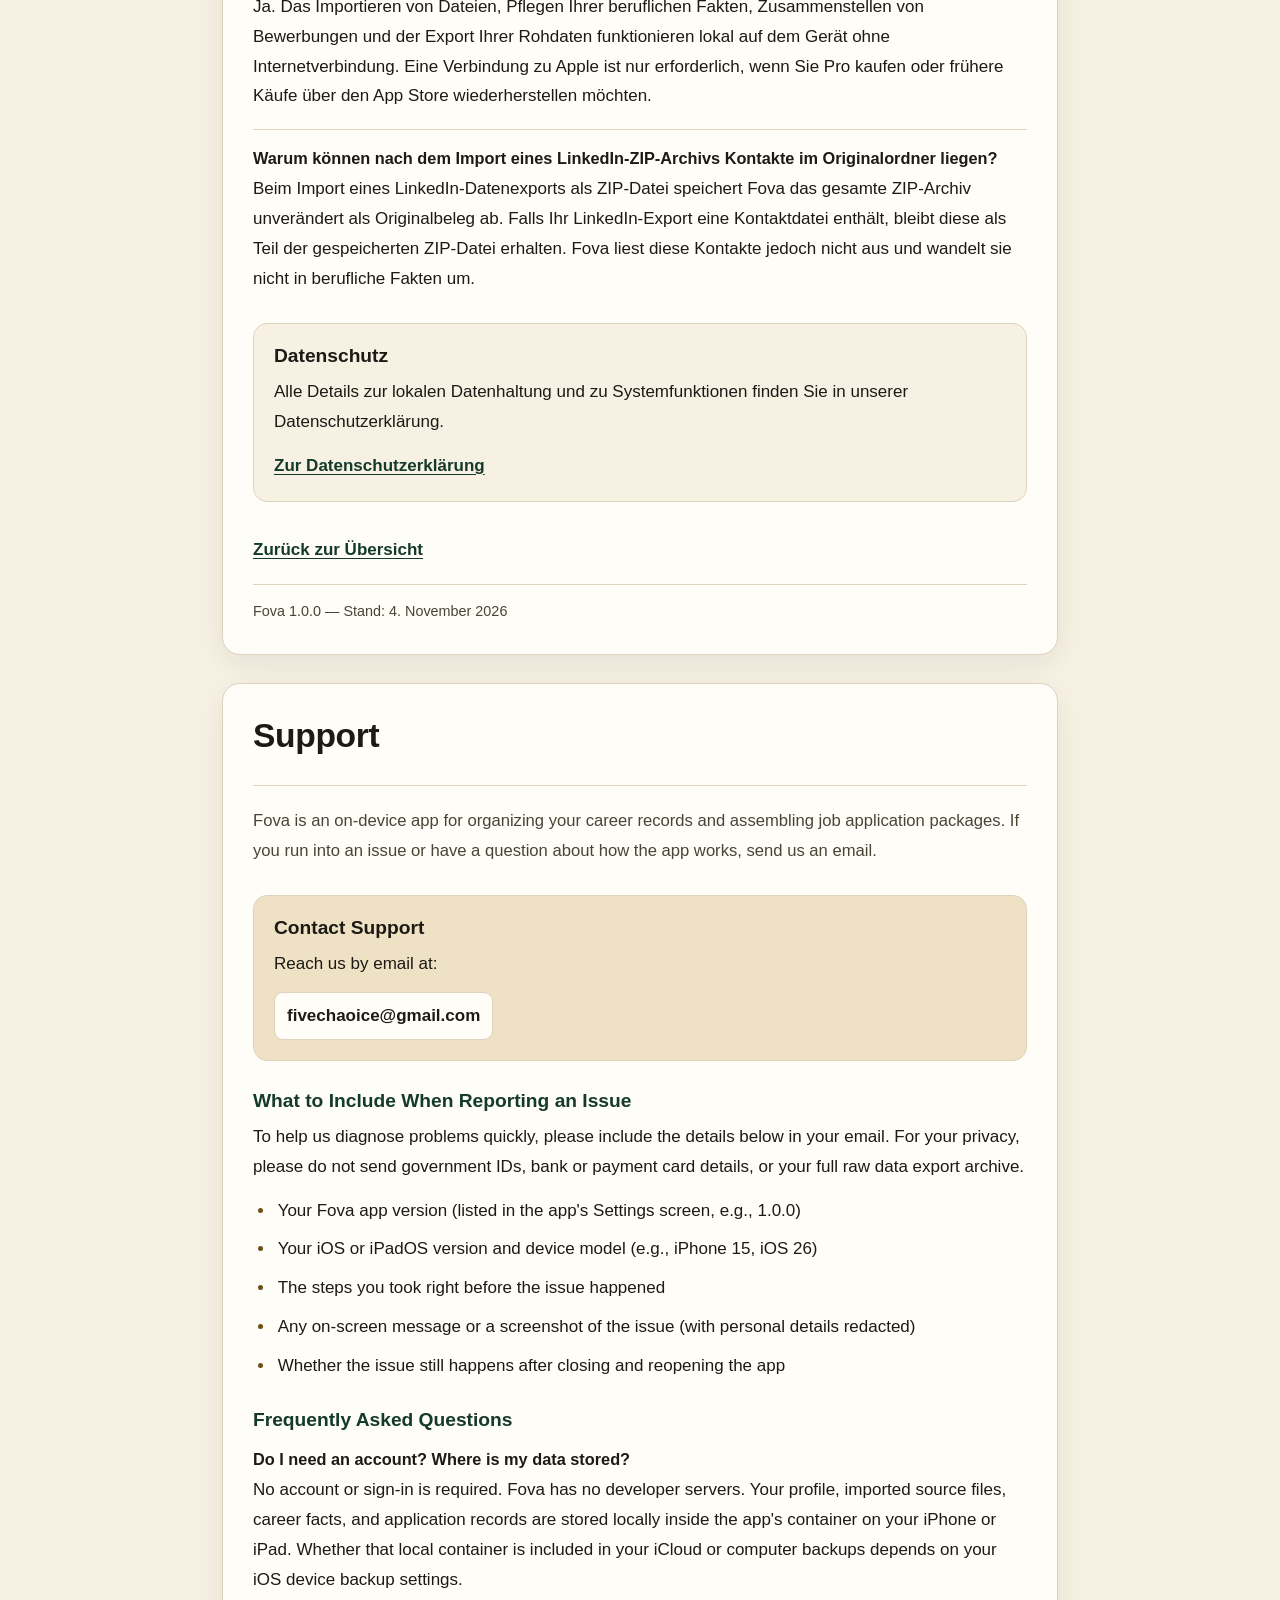
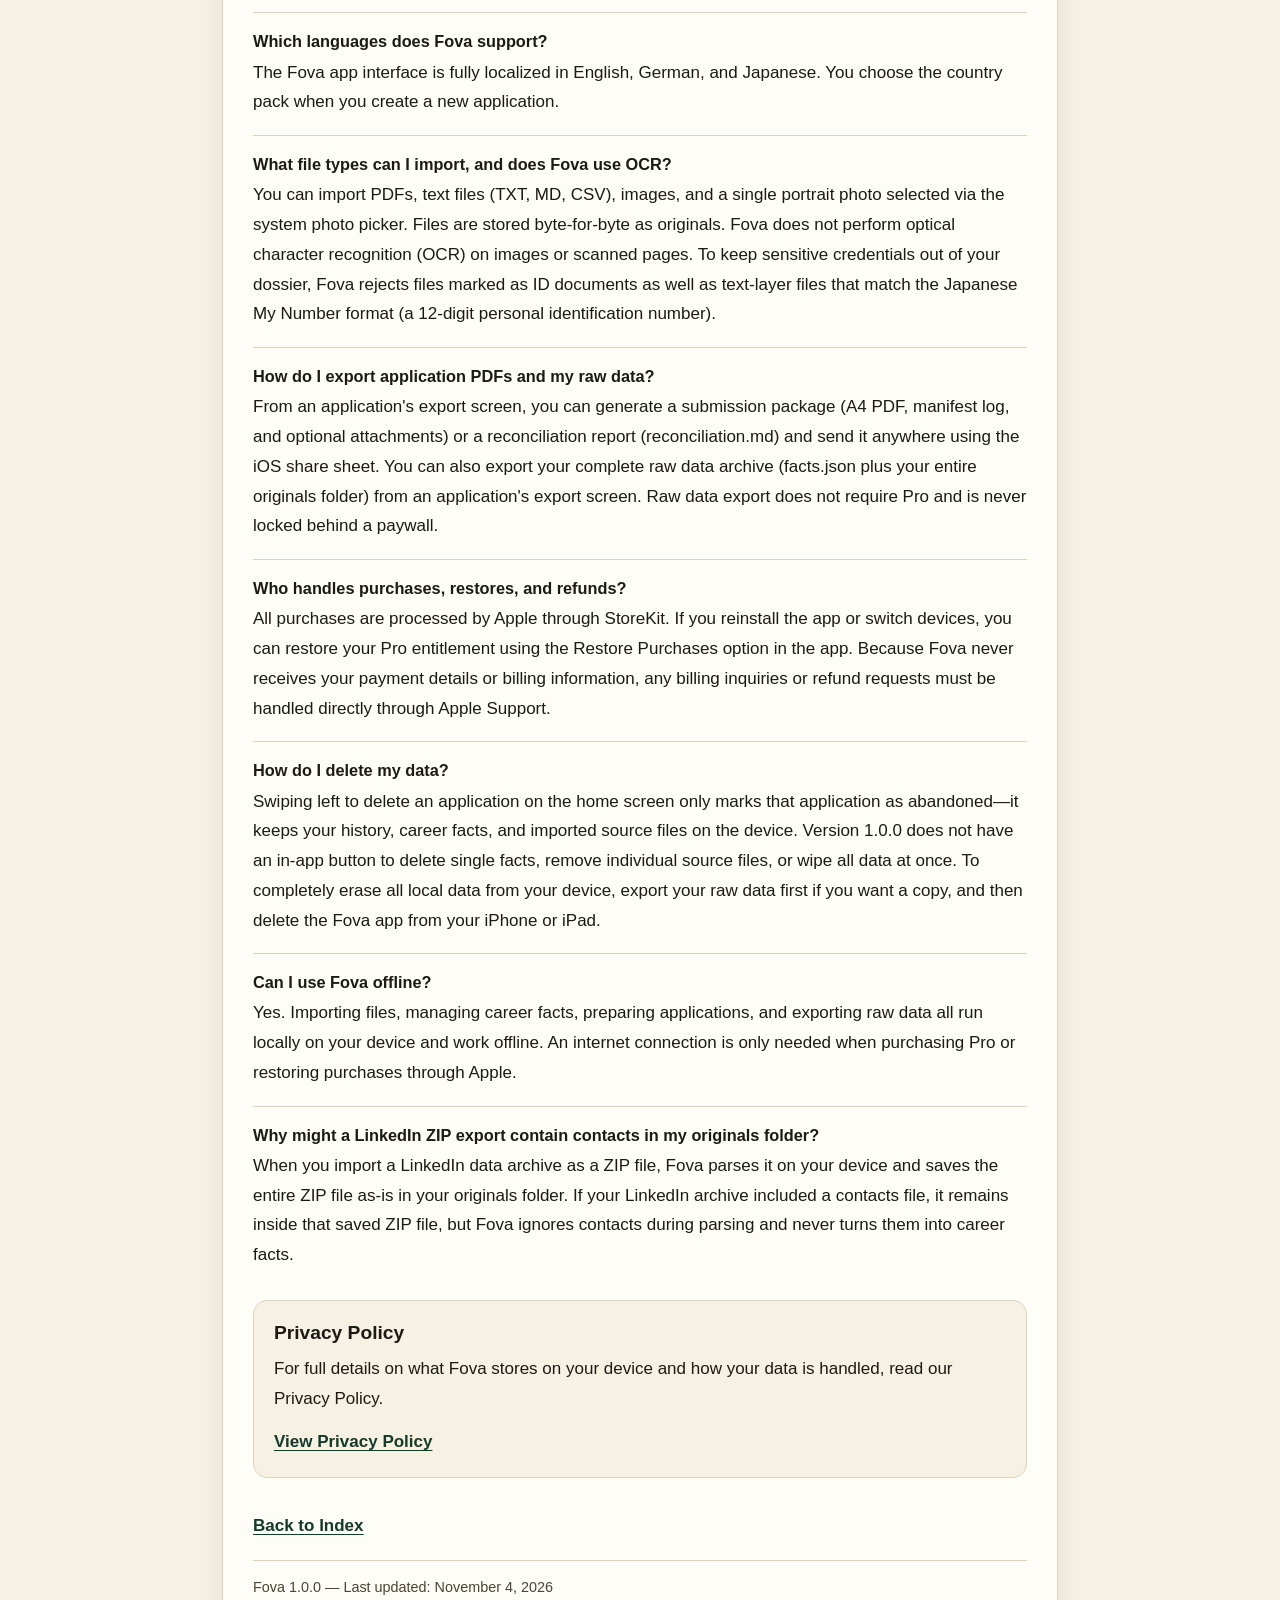
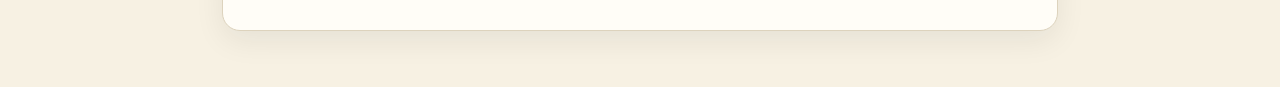
<file: support/index.html>
<!doctype html>
<html lang="en">
<head>
<meta charset="utf-8">
<meta name="viewport" content="width=device-width, initial-scale=1">
<title>Fova Support &amp; FAQ</title>
<meta name="description" content="Support contact, troubleshooting tips, and frequently asked questions for Fova (version 1.0.0).">
<meta name="color-scheme" content="light dark">
<link rel="stylesheet" href="../assets/style.css">
<link rel="canonical" href="https://louisen0o0.github.io/fova-support/support/">
</head>
<body>
<header class="site-head">
  <div class="wrap head-inner">
    <a class="brand" href="../">Fova</a>
    <nav class="lang-nav"><a href="#ja" lang="ja" hreflang="ja">日本語</a><a href="#de" lang="de" hreflang="de">Deutsch</a><a href="#en" lang="en" hreflang="en">English</a></nav>
  </div>
</header>
<main class="wrap">
<article class="doc support" id="ja" lang="ja"><header class="doc-head"><h1>サポート</h1></header><p class="lead">Fova は、職務経歴の根拠となる原本ファイルと事実を整理し、応募先ごとの提出用パッケージをお使いの端末内で作成するアプリです。使い方のご質問や不具合のご報告は、下記のメールアドレスまでご連絡ください。</p><section class="contact-card"><h2>お問い合わせ窓口</h2><p>不具合のご報告やご不明な点がございましたら、メールにてご連絡ください。</p><a class="email" href="mailto:fivechaoice@gmail.com">fivechaoice@gmail.com</a></section><section class="block"><h2>不具合をご報告いただく際のお願い</h2><p>原因を迅速に確認するため、差し支えない範囲で以下の情報をメールにお書き添えください。なお、身分証明書や公的書類、銀行口座・クレジットカード番号、または書き出した元データ一式（原本ファイル全体）はメールに添付しないようお願いいたします。</p><ul><li>Fova のバージョン（アプリ内の「設定」画面で確認できます。例：1.0.0）</li><li>お使いの iOS / iPadOS のバージョンと端末の機種名（例：iPhone 15 / iOS 26）</li><li>問題が発生するまでの操作手順</li><li>画面に表示されたメッセージ、または該当箇所のスクリーンショット（個人情報は伏せてお送りください）</li><li>アプリを再起動しても同じ問題が再現するかどうか</li></ul></section><section class="block"><h2>よくある質問（FAQ）</h2><div class="faq"><h3>アカウント登録は必要ですか？入力したデータはどこに保存されますか？</h3><p>アカウント登録やログインは不要です。Fova には開発者独自のサーバーがなく、入力したプロフィール、取り込んだ原本ファイル、職務事実、応募記録はすべてお使いの iPhone / iPad 内のアプリ専用領域に保存されます。なお、iOS の端末バックアップ（iCloud や iTunes / Finder）にデータが含まれるかどうかは、お使いの端末のバックアップ設定に依存します。</p></div><div class="faq"><h3>どの言語に対応していますか？</h3><p>アプリの表示言語は、日本語・ドイツ語・英語の3言語に対応しています。国パックは、新しい応募を作成するときに選択します。</p></div><div class="faq"><h3>どのようなファイルを取り込めますか？画像の文字認識（OCR）はされますか？</h3><p>PDF、テキストファイル（TXT / MD / CSV）、画像ファイル、およびシステムの写真ピッカーから選択した証明写真1枚を取り込めます。ファイルは元のデータのまま保存されますが、画像やスキャンされたページに対する文字認識（OCR）は行いません。また、安全のため「身分証・公的証明書」として指定されたファイルや、テキスト層に日本のマイナンバー（12桁の個人番号）形式が含まれるファイルは取り込みを拒否します。</p></div><div class="faq"><h3>提出用 PDF や元データを書き出すにはどうすればよいですか？</h3><p>応募の出力画面から、提出用の A4 PDF パッケージ（PDF、manifest、添付資料）や照合用レポート（reconciliation.md）を出力し、システムの共有シートから保存・送信できます。また、登録した職務事実（facts.json）とすべての原本ファイル（originals フォルダ）をまとめた「元データの書き出し」も応募の出力画面から実行でき、Pro の購入有無にかかわらず、制限なく無料で利用できます。</p></div><div class="faq"><h3>Pro の購入、購入の復元、返金はどこで手続きできますか？</h3><p>決済および利用権の管理はすべて Apple の StoreKit を通じて行われます。機種変更時などに購入状態を戻したい場合は、アプリ内の購入画面または設定画面から「購入の復元」を実行してください。Fova 側では決済情報を持たないため、領収書の確認や返金のご相談については Apple のサポート窓口へ直接お問い合わせください。</p></div><div class="faq"><h3>登録したデータを削除するにはどうすればよいですか？</h3><p>ホーム画面で応募記録を左スワイプして「削除」を行うと、その応募は「辞退・中止（abandoned）」として記録され、職務事実や原本ファイル自体は消去されません。現在のバージョン（1.0.0）には、個別の事実・原本を削除する機能や、アプリ内データを一括初期化するボタンはありません。端末内のすべてのデータを完全に消去したい場合は、必要なデータを「元データの書き出し」で保存したうえで、iPhone / iPad から Fova アプリを削除（アンインストール）してください。</p></div><div class="faq"><h3>オフライン（圏外）でも使えますか？</h3><p>原本の取り込み、職務事実の整理、応募書類の作成、元データの書き出しといった基本機能はすべて端末内で動作するため、オフラインでもご利用いただけます。ただし、Pro の新規購入や「購入の復元」を行う際には、Apple のサーバーと通信するためインターネット接続が必要です。</p></div><div class="faq"><h3>LinkedIn のエクスポート ZIP を取り込んだ場合、連絡先データはどう扱われますか？</h3><p>LinkedIn の ZIP アーカイブは端末内でのみ解析され、外部通信は行いません。取り込んだ ZIP ファイル全体が原本としてアプリ内にそのまま保存されるため、ZIP 内に連絡先ファイル（Connections 等）が含まれている場合はそのファイルもアーカイブ内に残りますが、Fova が連絡先データを読み取って職務事実に変換することはありません。</p></div></section><section class="contact-card privacy-card"><h2>プライバシーについて</h2><p>アプリが端末内に保存するデータの詳細や、外部サービスとの関わりについてはプライバシーポリシーをご覧ください。</p><p><a class="text-link" href="../privacy/#ja">プライバシーポリシーを読む</a></p></section><p class="back"><a href="../">トップへ戻る</a></p><footer class="doc-foot">Fova 1.0.0 — 最終更新日：2026年11月4日</footer></article><article class="doc support" id="de" lang="de"><header class="doc-head"><h1>Support</h1></header><p class="lead">Fova unterstützt Sie dabei, berufliche Stationen mit Originaldokumenten zu belegen und vollständige Bewerbungsmappen lokal auf Ihrem Gerät zusammenzustellen. Wenn Sie Fragen haben oder auf ein Problem stoßen, schreiben Sie uns einfach eine E-Mail.</p><section class="contact-card"><h2>Kontakt</h2><p>Sie erreichen unseren Support direkt per E-Mail:</p><a class="email" href="mailto:fivechaoice@gmail.com">fivechaoice@gmail.com</a></section><section class="block"><h2>Hinweise für Fehlermeldungen</h2><p>Damit wir Ihr Anliegen schnell nachvollziehen können, helfen uns folgende Angaben in Ihrer E-Mail. Bitte senden Sie uns zu Ihrer eigenen Sicherheit niemals Ausweiskopien, Bank- oder Zahlungsdaten oder Ihren vollständigen Rohdaten-Export mit allen Originaldokumenten zu.</p><ul><li>Verwendete Fova-Version (sichtbar in den Einstellungen der App, z. B. 1.0.0)</li><li>iOS- bzw. iPadOS-Version und Gerätemodell (z. B. iPhone 15, iOS 26)</li><li>Kurze Beschreibung der Schritte, die zu dem Problem geführt haben</li><li>Angezeigte Hinweis- oder Fehlermeldungen bzw. ein Screenshot (bitte ohne persönliche Daten)</li><li>Information, ob das Verhalten auch nach einem Neustart der App noch auftritt</li></ul></section><section class="block"><h2>Häufige Fragen (FAQ)</h2><div class="faq"><h3>Brauche ich ein Benutzerkonto und wo liegen meine Daten?</h3><p>Nein, Fova benötigt kein Benutzerkonto und hat keine Entwickler-Server. Alle Profildaten, Originaldokumente, beruflichen Fakten und Bewerbungsvorgänge werden lokal im App-Container auf Ihrem iPhone oder iPad gespeichert. Ob diese Daten zusätzlich in einem iCloud- oder Computer-Backup Ihres Geräts gesichert werden, hängt von Ihren persönlichen iOS-Backup-Einstellungen ab.</p></div><div class="faq"><h3>Welche Sprachen unterstützt Fova?</h3><p>Die Benutzeroberfläche der App ist vollständig auf Deutsch, Englisch und Japanisch verfügbar. Das Länderpaket wählen Sie beim Anlegen einer neuen Bewerbung aus.</p></div><div class="faq"><h3>Welche Dateien kann ich importieren und gibt es eine Texterkennung (OCR)?</h3><p>Sie können PDF-Dateien, Textdateien (TXT, MD, CSV), Bilder sowie ein einzelnes Bewerbungsfoto über die System-Fotoauswahl importieren. Die Dateien werden unverändert gespeichert. Eine optische Texterkennung (OCR) auf Bildern oder gescannten Seiten ohne Textebene findet nicht statt. Dokumente, die Sie als Ausweisdokument kennzeichnen, sowie Textdateien, in denen das japanische My-Number-Format (eine 12-stellige persönliche Identifikationsnummer) erkannt wird, werden beim Import abgewiesen.</p></div><div class="faq"><h3>Wie exportiere ich meine Bewerbungs-PDFs und meine Rohdaten?</h3><p>In der Exportansicht einer Bewerbung erstellen Sie ein einreichfertiges Paket (A4-PDF, Manifest und optionale Anhänge) oder einen Abgleichbericht (reconciliation.md) und geben die Dateien über das iOS-Teilen-Menü weiter. Zusätzlich können Sie in der Exportansicht einer Bewerbung Ihre gesamten Rohdaten (die Datei facts.json samt allen Originaldateien im Ordner originals) exportieren. Dieser Rohdaten-Export ist niemals gesperrt und steht auch ohne Pro-Kauf uneingeschränkt zur Verfügung.</p></div><div class="faq"><h3>Wer wickelt Käufe, die Wiederherstellung und Rückerstattungen ab?</h3><p>Alle Käufe und Berechtigungen werden über Apple StoreKit abgewickelt. Wenn Sie Ihr Gerät wechseln oder die App neu installieren, können Sie Ihren Pro-Status in der App über die Funktion zum Wiederherstellen von Käufen erneut aktivieren. Da Fova keinen Einblick in Ihre Zahlungsdaten oder Rechnungen hat, wenden Sie sich für Rückerstattungen oder Fragen zur Abrechnung bitte direkt an den Apple Support.</p></div><div class="faq"><h3>Wie kann ich meine Daten löschen?</h3><p>Wenn Sie auf der Startseite eine Bewerbung nach links wischen und auf Löschen tippen, wird dieser Vorgang nur als abgebrochen (abandoned) markiert; Ihre Fakten und Originaldokumente bleiben dabei erhalten. In Version 1.0.0 gibt es innerhalb der App keine Funktion zum Löschen einzelner Fakten oder Originaldateien und keinen Button zum Zurücksetzen aller Daten. Um sämtliche Daten vollständig von Ihrem Gerät zu entfernen, exportieren Sie bei Bedarf zuvor Ihre Rohdaten und löschen Sie anschließend die App Fova von Ihrem iPhone oder iPad.</p></div><div class="faq"><h3>Funktioniert Fova auch offline?</h3><p>Ja. Das Importieren von Dateien, Pflegen Ihrer beruflichen Fakten, Zusammenstellen von Bewerbungen und der Export Ihrer Rohdaten funktionieren lokal auf dem Gerät ohne Internetverbindung. Eine Verbindung zu Apple ist nur erforderlich, wenn Sie Pro kaufen oder frühere Käufe über den App Store wiederherstellen möchten.</p></div><div class="faq"><h3>Warum können nach dem Import eines LinkedIn-ZIP-Archivs Kontakte im Originalordner liegen?</h3><p>Beim Import eines LinkedIn-Datenexports als ZIP-Datei speichert Fova das gesamte ZIP-Archiv unverändert als Originalbeleg ab. Falls Ihr LinkedIn-Export eine Kontaktdatei enthält, bleibt diese als Teil der gespeicherten ZIP-Datei erhalten. Fova liest diese Kontakte jedoch nicht aus und wandelt sie nicht in berufliche Fakten um.</p></div></section><section class="contact-card privacy-card"><h2>Datenschutz</h2><p>Alle Details zur lokalen Datenhaltung und zu Systemfunktionen finden Sie in unserer Datenschutzerklärung.</p><p><a class="text-link" href="../privacy/#de">Zur Datenschutzerklärung</a></p></section><p class="back"><a href="../">Zurück zur Übersicht</a></p><footer class="doc-foot">Fova 1.0.0 — Stand: 4. November 2026</footer></article><article class="doc support" id="en" lang="en"><header class="doc-head"><h1>Support</h1></header><p class="lead">Fova is an on-device app for organizing your career records and assembling job application packages. If you run into an issue or have a question about how the app works, send us an email.</p><section class="contact-card"><h2>Contact Support</h2><p>Reach us by email at:</p><a class="email" href="mailto:fivechaoice@gmail.com">fivechaoice@gmail.com</a></section><section class="block"><h2>What to Include When Reporting an Issue</h2><p>To help us diagnose problems quickly, please include the details below in your email. For your privacy, please do not send government IDs, bank or payment card details, or your full raw data export archive.</p><ul><li>Your Fova app version (listed in the app&#x27;s Settings screen, e.g., 1.0.0)</li><li>Your iOS or iPadOS version and device model (e.g., iPhone 15, iOS 26)</li><li>The steps you took right before the issue happened</li><li>Any on-screen message or a screenshot of the issue (with personal details redacted)</li><li>Whether the issue still happens after closing and reopening the app</li></ul></section><section class="block"><h2>Frequently Asked Questions</h2><div class="faq"><h3>Do I need an account? Where is my data stored?</h3><p>No account or sign-in is required. Fova has no developer servers. Your profile, imported source files, career facts, and application records are stored locally inside the app&#x27;s container on your iPhone or iPad. Whether that local container is included in your iCloud or computer backups depends on your iOS device backup settings.</p></div><div class="faq"><h3>Which languages does Fova support?</h3><p>The Fova app interface is fully localized in English, German, and Japanese. You choose the country pack when you create a new application.</p></div><div class="faq"><h3>What file types can I import, and does Fova use OCR?</h3><p>You can import PDFs, text files (TXT, MD, CSV), images, and a single portrait photo selected via the system photo picker. Files are stored byte-for-byte as originals. Fova does not perform optical character recognition (OCR) on images or scanned pages. To keep sensitive credentials out of your dossier, Fova rejects files marked as ID documents as well as text-layer files that match the Japanese My Number format (a 12-digit personal identification number).</p></div><div class="faq"><h3>How do I export application PDFs and my raw data?</h3><p>From an application&#x27;s export screen, you can generate a submission package (A4 PDF, manifest log, and optional attachments) or a reconciliation report (reconciliation.md) and send it anywhere using the iOS share sheet. You can also export your complete raw data archive (facts.json plus your entire originals folder) from an application&#x27;s export screen. Raw data export does not require Pro and is never locked behind a paywall.</p></div><div class="faq"><h3>Who handles purchases, restores, and refunds?</h3><p>All purchases are processed by Apple through StoreKit. If you reinstall the app or switch devices, you can restore your Pro entitlement using the Restore Purchases option in the app. Because Fova never receives your payment details or billing information, any billing inquiries or refund requests must be handled directly through Apple Support.</p></div><div class="faq"><h3>How do I delete my data?</h3><p>Swiping left to delete an application on the home screen only marks that application as abandoned—it keeps your history, career facts, and imported source files on the device. Version 1.0.0 does not have an in-app button to delete single facts, remove individual source files, or wipe all data at once. To completely erase all local data from your device, export your raw data first if you want a copy, and then delete the Fova app from your iPhone or iPad.</p></div><div class="faq"><h3>Can I use Fova offline?</h3><p>Yes. Importing files, managing career facts, preparing applications, and exporting raw data all run locally on your device and work offline. An internet connection is only needed when purchasing Pro or restoring purchases through Apple.</p></div><div class="faq"><h3>Why might a LinkedIn ZIP export contain contacts in my originals folder?</h3><p>When you import a LinkedIn data archive as a ZIP file, Fova parses it on your device and saves the entire ZIP file as-is in your originals folder. If your LinkedIn archive included a contacts file, it remains inside that saved ZIP file, but Fova ignores contacts during parsing and never turns them into career facts.</p></div></section><section class="contact-card privacy-card"><h2>Privacy Policy</h2><p>For full details on what Fova stores on your device and how your data is handled, read our Privacy Policy.</p><p><a class="text-link" href="../privacy/#en">View Privacy Policy</a></p></section><p class="back"><a href="../">Back to Index</a></p><footer class="doc-foot">Fova 1.0.0 — Last updated: November 4, 2026</footer></article></main>
</body>
</html>
</file>
<file: assets/style.css>
:root {
  color-scheme: light dark;
  --leather: #143a2c;
  --leather-deep: #0c2a20;
  --paper: #f7f1e3;
  --paper-raised: #fffdf7;
  --ink: #1c1a15;
  --ink-secondary: #4a4437;
  --gold: #6f4e16;
  --gold-soft: #efe2c4;
  --line: #ddd3bd;
  --focus: #8a2a2f;
  --shadow: 0 10px 30px rgba(20, 31, 24, .07);
}

@media (prefers-color-scheme: dark) {
  :root {
    --leather: #0d2119;
    --leather-deep: #07150f;
    --paper: #151813;
    --paper-raised: #1d211b;
    --ink: #f1eee4;
    --ink-secondary: #c8c1ae;
    --gold: #e0bd73;
    --gold-soft: #3a321f;
    --line: #3a4036;
    --focus: #ffb3a8;
    --shadow: 0 10px 30px rgba(0, 0, 0, .28);
  }
}

* { box-sizing: border-box; }

html {
  -webkit-text-size-adjust: 100%;
  scroll-behavior: smooth;
}

body {
  margin: 0;
  background: var(--paper);
  color: var(--ink);
  font-family: -apple-system, BlinkMacSystemFont, "Hiragino Sans", "Yu Gothic",
    "Noto Sans JP", "Segoe UI", Roboto, sans-serif;
  font-size: 17px;
  line-height: 1.75;
  text-rendering: optimizeLegibility;
}

a {
  color: var(--leather);
  text-underline-offset: .18em;
}

@media (prefers-color-scheme: dark) {
  a { color: var(--gold); }
}

a:focus-visible,
button:focus-visible {
  outline: 3px solid var(--focus);
  outline-offset: 3px;
  border-radius: 4px;
}

.wrap {
  width: 100%;
  max-width: 880px;
  margin: 0 auto;
  padding-right: 22px;
  padding-left: 22px;
}

.site-head {
  position: sticky;
  top: 0;
  z-index: 10;
  background: var(--leather);
  border-bottom: 1px solid rgba(255, 255, 255, .12);
  box-shadow: 0 4px 18px rgba(0, 0, 0, .12);
}

.head-inner {
  display: flex;
  align-items: center;
  justify-content: space-between;
  gap: 12px;
  min-height: 62px;
  padding-top: 8px;
  padding-bottom: 8px;
}

.brand {
  color: #fffdf7;
  font-size: 1.18rem;
  font-weight: 750;
  letter-spacing: .04em;
  text-decoration: none;
  white-space: nowrap;
}

.lang-nav {
  display: flex;
  flex-wrap: wrap;
  justify-content: flex-end;
  gap: 2px;
}

.lang-nav a {
  display: inline-flex;
  align-items: center;
  min-height: 44px;
  padding: 0 10px;
  border-radius: 8px;
  color: #f7f1e3;
  font-size: .9rem;
  text-decoration: none;
  white-space: nowrap;
}

.lang-nav a:hover {
  background: rgba(255, 255, 255, .12);
}

main {
  padding-top: 30px;
  padding-bottom: 56px;
}

.intro-card,
.doc {
  background: var(--paper-raised);
  border: 1px solid var(--line);
  border-radius: 18px;
  box-shadow: var(--shadow);
  scroll-margin-top: 108px;
}

.intro-card {
  padding: 30px;
}

.intro-card + .intro-card,
.doc + .doc {
  margin-top: 28px;
}

h1, h2, h3 {
  line-height: 1.3;
  text-wrap: balance;
}

h1 {
  margin: 0 0 12px;
  font-size: clamp(1.65rem, 4.4vw, 2.1rem);
  letter-spacing: -.01em;
}

h2 {
  margin: 0 0 8px;
  font-size: 1.2rem;
  color: var(--leather);
}

@media (prefers-color-scheme: dark) {
  h2 { color: var(--gold); }
}

h3 {
  margin: 0 0 5px;
  font-size: 1.02rem;
}

p {
  margin: 0 0 14px;
}

ul {
  margin: 8px 0 0;
  padding-left: 1.3em;
}

li {
  margin: 0 0 9px;
  padding-left: .15em;
}

li::marker {
  color: var(--gold);
}

.lead {
  color: var(--ink-secondary);
  font-size: 1.04rem;
}

.note,
.updated,
.doc-foot {
  color: var(--ink-secondary);
  font-size: .9rem;
}

.note {
  margin: 22px 0 0;
  padding-top: 14px;
  border-top: 1px solid var(--line);
}

.doc {
  padding: 30px;
}

.doc-head {
  margin-bottom: 20px;
  padding-bottom: 16px;
  border-bottom: 1px solid var(--line);
}

.updated {
  margin: 0;
  display: flex;
  flex-wrap: wrap;
  gap: .35em;
}

.block {
  margin-top: 28px;
}

.block:first-of-type {
  margin-top: 22px;
}

.contact-card {
  margin-top: 30px;
  padding: 20px;
  background: var(--gold-soft);
  border: 1px solid var(--line);
  border-radius: 14px;
}

.contact-card h2 {
  color: var(--ink);
}

@media (prefers-color-scheme: dark) {
  .contact-card h2 { color: var(--ink); }
}

.contact-card p:last-child {
  margin-bottom: 0;
}

.email {
  display: inline-block;
  max-width: 100%;
  padding: 8px 12px;
  border: 1px solid var(--line);
  border-radius: 9px;
  background: var(--paper-raised);
  color: var(--ink);
  font-weight: 650;
  overflow-wrap: anywhere;
  word-break: break-word;
  text-decoration: none;
}

.email:hover {
  border-color: var(--gold);
}

.link-grid {
  display: grid;
  grid-template-columns: repeat(2, minmax(0, 1fr));
  gap: 12px;
  margin-top: 22px;
}

.link-card {
  display: flex;
  align-items: center;
  justify-content: space-between;
  gap: 12px;
  min-height: 58px;
  padding: 14px 16px;
  border: 1px solid var(--line);
  border-radius: 13px;
  background: var(--paper);
  color: var(--ink);
  font-weight: 650;
  text-decoration: none;
}

.link-card:hover {
  border-color: var(--gold);
  background: var(--gold-soft);
}

.faq {
  padding: 18px 0;
  border-top: 1px solid var(--line);
}

.faq:first-of-type {
  border-top: 0;
  padding-top: 8px;
}

.faq:last-child {
  padding-bottom: 0;
}

.faq p {
  margin: 0;
}

.privacy-card {
  background: var(--paper);
}

.text-link {
  font-weight: 650;
}

.back {
  margin: 26px 0 0;
}

.back a {
  display: inline-flex;
  align-items: center;
  min-height: 44px;
  font-weight: 650;
}

.doc-foot {
  margin-top: 12px;
  padding-top: 14px;
  border-top: 1px solid var(--line);
}

article[lang="de"] {
  hyphens: auto;
}

article[lang="de"] p,
article[lang="de"] li {
  overflow-wrap: break-word;
}

@media (max-width: 560px) {
  body { font-size: 16.5px; }
  .wrap { padding-right: 16px; padding-left: 16px; }
  .head-inner {
    min-height: 58px;
    align-items: flex-start;
    flex-direction: column;
    gap: 2px;
    padding-top: 8px;
    padding-bottom: 6px;
  }
  .lang-nav { justify-content: flex-start; margin-left: -10px; }
  .lang-nav a { padding: 0 9px; font-size: .86rem; }
  main { padding-top: 20px; padding-bottom: 40px; }
  .intro-card, .doc { padding: 22px 18px; border-radius: 15px; }
  .link-grid { grid-template-columns: 1fr; }
  .contact-card { padding: 17px 15px; }
  h1 { font-size: 1.58rem; }
  h2 { font-size: 1.14rem; }
  .doc-head { margin-bottom: 16px; }
  .block { margin-top: 24px; }
}

@media (max-width: 340px) {
  .lang-nav a { padding: 0 7px; font-size: .8rem; }
  .intro-card, .doc { padding: 19px 14px; }
}

@media print {
  .site-head { position: static; box-shadow: none; }
  body { background: #fff; color: #000; font-size: 11pt; }
  .doc, .intro-card { box-shadow: none; border: 0; padding: 0; }
  .doc + .doc { page-break-before: always; margin-top: 0; }
  a { color: #000; }
}
</file>
